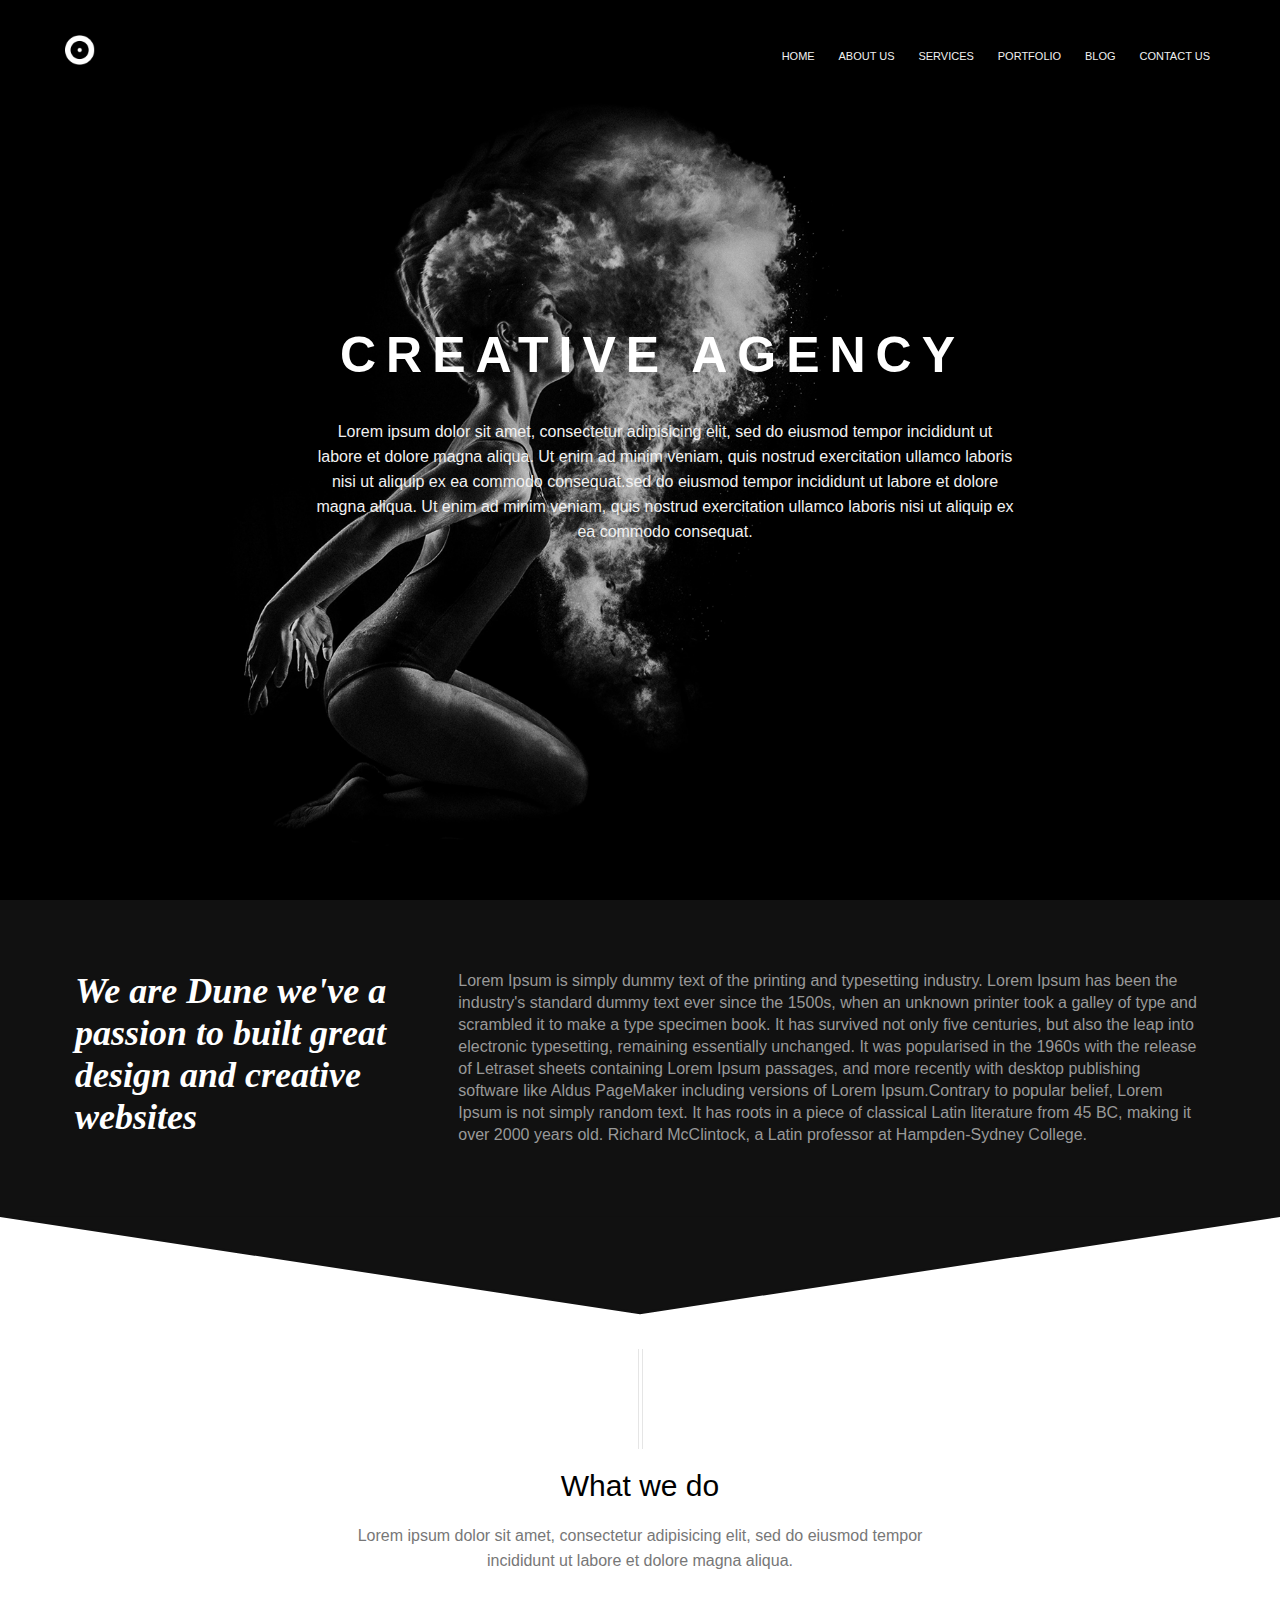
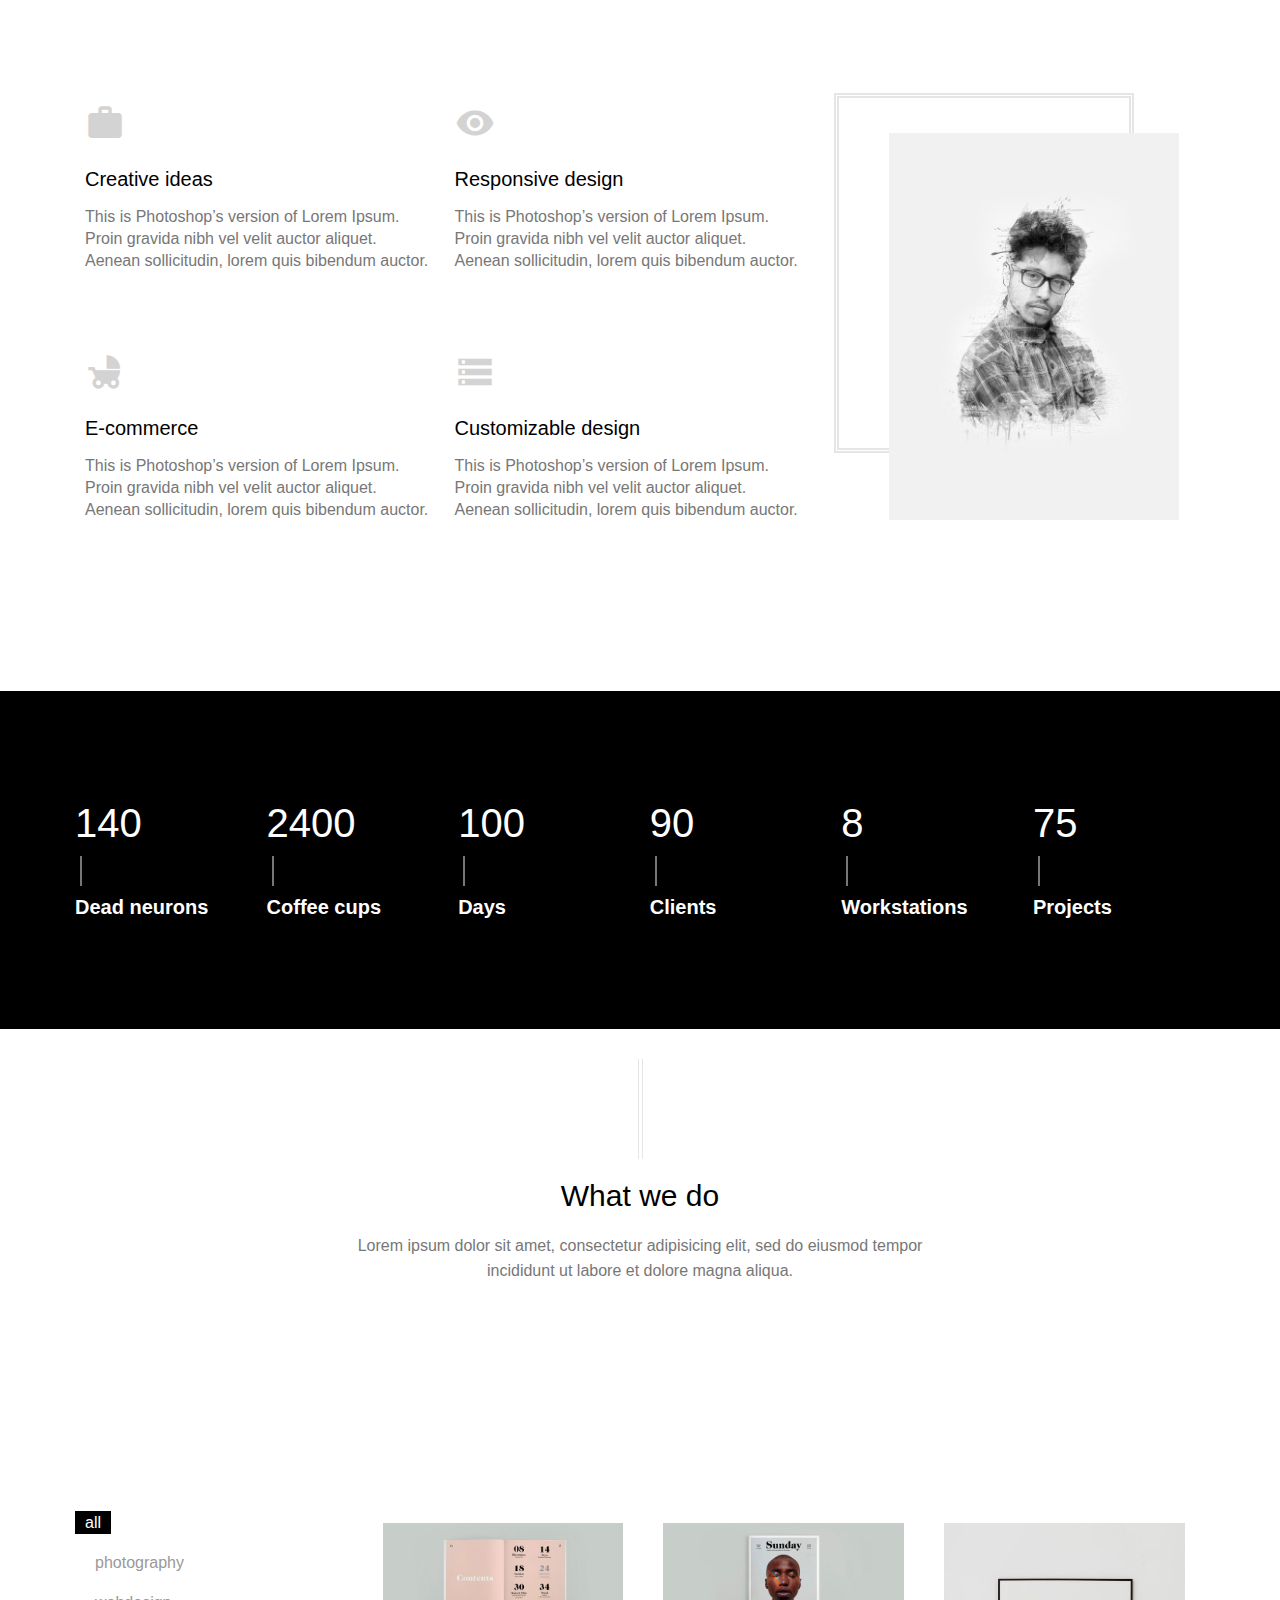
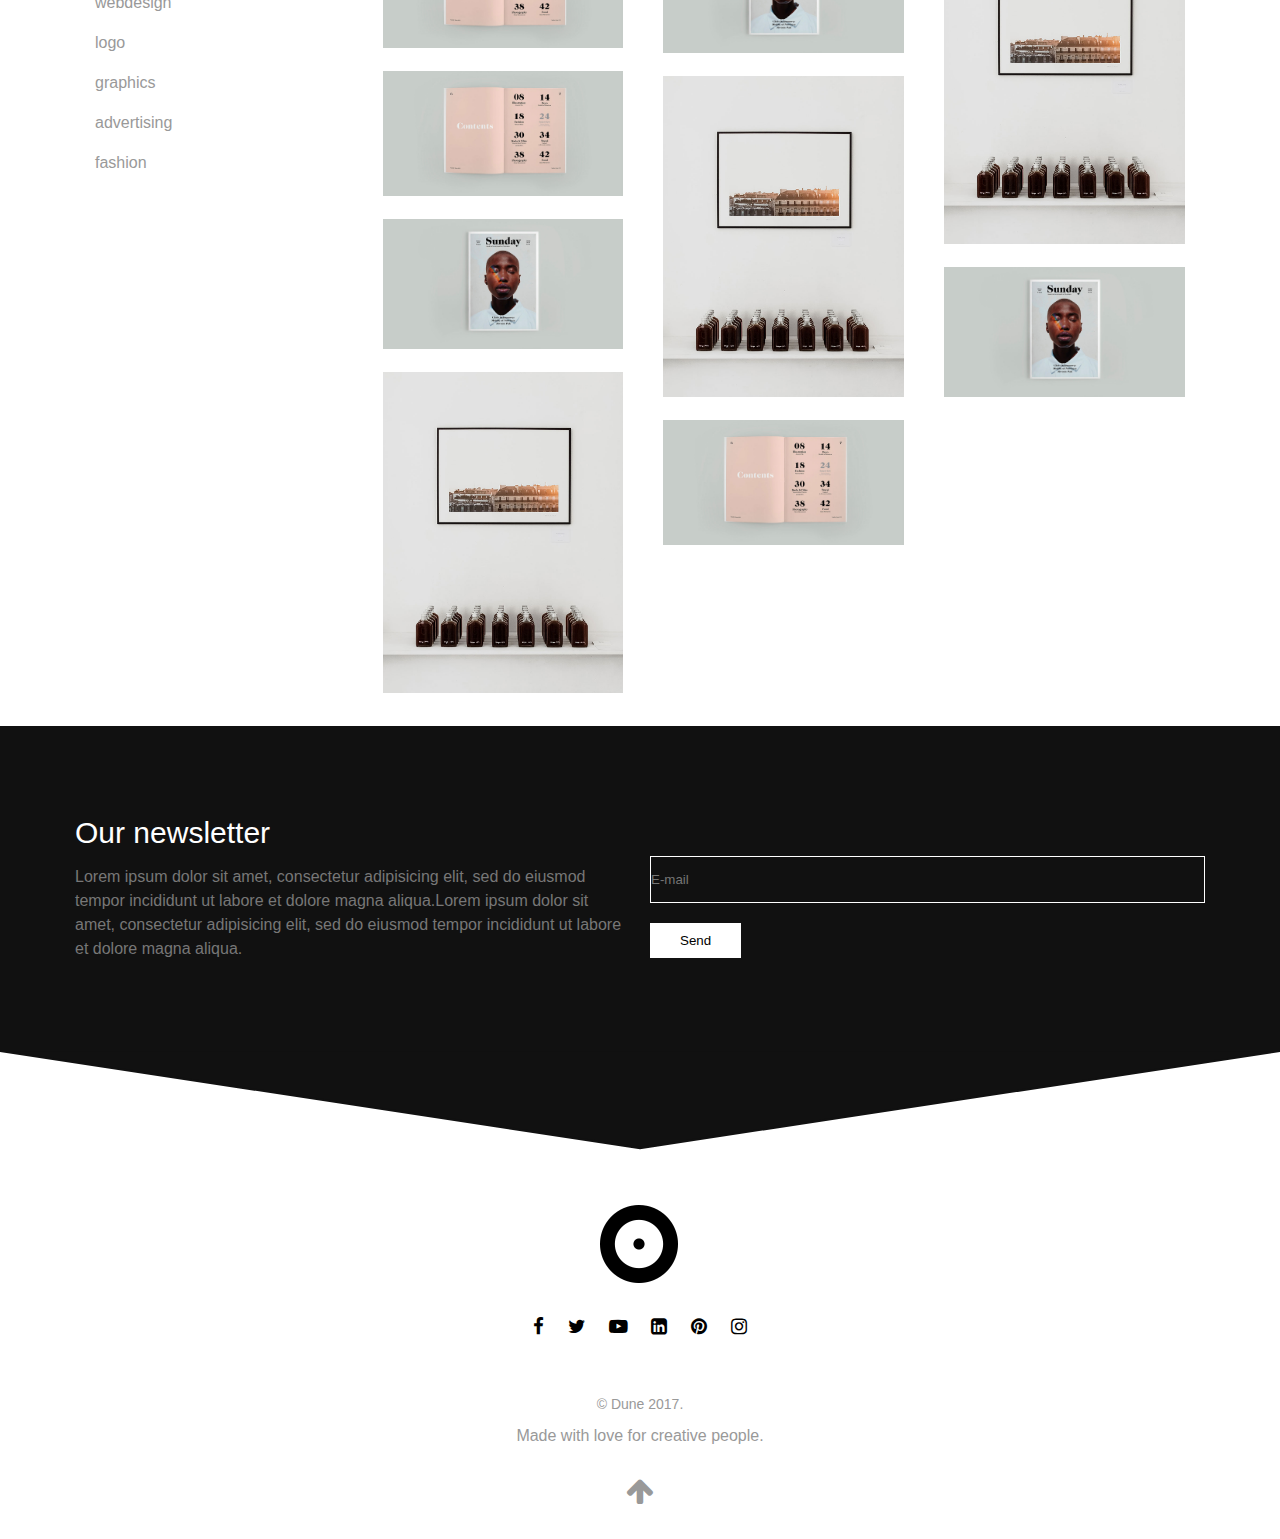
<file: index.html>
<!DOCTYPE html>
<html lang="en">
<head>
	<title>Dune - Creative Bootstrap Template</title>
	<meta charset="utf-8" />
	<meta name="viewport" content="width=device-width, initial-scale=1.0" />
	<link rel="stylesheet" type="text/css" href="css/main.css" />
	<link rel="stylesheet" type="text/css" href="css/responsive.css" />
	<link href="img/logo.png" rel="shortcut icon" />
	<link rel="stylesheet" href="https://cdnjs.cloudflare.com/ajax/libs/font-awesome/4.7.0/css/font-awesome.min.css" />
	<link rel="stylesheet" href="https://fonts.googleapis.com/icon?family=Material+Icons" />
</head>
<body>
	<div class="wrapper">
		
		<header>
			<div class="container">
				<div class="header-top">
					<div class="logo">
						<a href="#">
							<img src="img/logo.png" alt="logo.png" />
						</a>
					</div>
					<div class="menu">
						<nav class="nav">
							<ul>
								<li><a href="index.html">HOME</a></li>
								<li><a href="about.html">ABOUT US</a></li>
								<li><a href="services.html">SERVICES</a></li>
								<li>
									<a href="#">PORTFOLIO</a>
									<ul>
										<li><a href="single_project.html">SINGLE PROJECT</a></li>
									</ul>
								</li>
								<li><a href="#">BLOG</a>
									<ul>
										<li><a href="posts_list.html">POSTS LIST</a></li>
										<li><a href="single_post.html">SINGLE POST</a></li>
									</ul>
								</li>
								<li><a href="contact.html">CONTACT US</a></li>
							</ul>
						</nav>				
					</div>
					<div class="icon-menu"><a href="#"><i class="fa fa-align-left"></i></a></div>
					<div class="clear"></div>	
				</div>
				<div class="header-bottom">
					<div class="header-content">
						<div class="heading">
							<h1>CREATIVE AGENCY</h1>
						</div>
							<p>Lorem ipsum dolor sit amet, consectetur adipisicing elit, sed do eiusmod tempor incididunt ut labore et dolore magna aliqua. Ut enim ad minim veniam, quis nostrud exercitation ullamco laboris nisi ut aliquip ex ea commodo consequat.sed do eiusmod tempor incididunt ut labore et dolore magna aliqua. Ut enim ad minim veniam, quis nostrud exercitation ullamco laboris nisi ut aliquip ex ea commodo consequat.</p>
					</div>
				</div>
			</div>
		</header>

		<div class="intro">
			<div class="container">
				<div class="row">
					<div class="left-box col-4 col-m-12">
						<h1>We are Dune we've a passion to built great design and creative websites</h1>
					</div>
					<div class="right-box col-8 col-m-12">
						<p>Lorem Ipsum is simply dummy text of the printing and typesetting industry. Lorem Ipsum has been the industry's standard dummy text ever since the 1500s, when an unknown printer took a galley of type and scrambled it to make a type specimen book. It has survived not only five centuries, but also the leap into electronic typesetting, remaining essentially unchanged. It was popularised in the 1960s with the release of Letraset sheets containing Lorem Ipsum passages, and more recently with desktop publishing software like Aldus PageMaker including versions of Lorem Ipsum.Contrary to popular belief, Lorem Ipsum is not simply random text. It has roots in a piece of classical Latin literature from 45 BC, making it over 2000 years old. Richard McClintock, a Latin professor at Hampden-Sydney College.</p>
					</div>
				</div>
			</div>
		</div>

		<svg preserveAspectRatio="none" viewBox="0 0 100 103" version="1.1" width="100%" height="100">
			<path d="M0 0 L50 100 L100 0 Z" fill="#111" stroke="#111"></path>
		</svg>
		
		<div class="content pb-150">
			<div class="container">
				<div class="row">
					<div class="top col-12">
						<div class="top-line"></div>
					</div>
				</div>
				<div class="row pb-100">
					<div class="content-inner col-12">
						<div class="content-text">
							<h2>What we do</h2>
							<p>Lorem ipsum dolor sit amet, consectetur adipisicing elit, sed do eiusmod tempor incididunt ut labore et dolore magna aliqua.</p>
						</div>
					</div>
				</div>
			

				<div class="service col-l-12 col-m-12">
					<div class="row mb-60">
						<div class="col-6 col-l-6 col-m-12">
							<div class="box">
								<i class="material-icons">work</i>
								<h2>Creative ideas</h2>
								<p>This is Photoshop’s version of Lorem Ipsum. Proin gravida nibh vel velit auctor aliquet. Aenean sollicitudin, lorem quis bibendum auctor.</p>
							</div>
						</div>
						<div class="col-6 col-l-6 col-m-12">
							<div class="box">
								<i class="material-icons">visibility</i>
								<h2>Responsive design</h2>
								<p>This is Photoshop’s version of Lorem Ipsum. Proin gravida nibh vel velit auctor aliquet. Aenean sollicitudin, lorem quis bibendum auctor.</p>
							</div>
						</div>
					</div>
				
					<div class="row">
						<div class="col-6 col-l-6 col-m-12">
							<div class="box">
								<i class="material-icons">child_friendly</i>
								<h2>E-commerce</h2>
								<p>This is Photoshop’s version of Lorem Ipsum. Proin gravida nibh vel velit auctor aliquet. Aenean sollicitudin, lorem quis bibendum auctor.</p>
							</div>
						</div>
						<div class="col-6 col-l-6 col-m-12">
							<div class="box">
								<i class="material-icons">storage</i>
								<h2>Customizable design</h2>
								<p>This is Photoshop’s version of Lorem Ipsum. Proin gravida nibh vel velit auctor aliquet. Aenean sollicitudin, lorem quis bibendum auctor.</p>
							</div>
						</div>
					</div>
					<div class="clear"></div>
				</div>

				<div class="row">
					<div class="image col-4">
						<div class="image-box">
							<img src="img/serv.jpg" alt="serv.jpg" />
						</div>
					</div>
				</div>
			</div>
		</div>
		
		<div class="statistic shadow">
			<div class="container">
				<div class="row">
					<div class="block col-2 col-l-2 col-m-4 col-xs-12">
						<span>140</span>
						<div class="h-line"></div>
						<h6>Dead neurons</h6>
					</div>
					<div class="block col-2 col-l-2 col-m-4 col-xs-12">
						<span>2400</span>
						<div class="h-line"></div>
						<h6>Coffee cups</h6>
					</div>
					<div class="block col-2 col-l-2 col-m-4 col-xs-12">
						<span>100</span>
						<div class="h-line"></div>
						<h6>Days</h6>
					</div>
					<div class="block col-2 col-l-2 col-m-4 col-xs-12">
						<span>90</span>
						<div class="h-line"></div>
						<h6>Clients</h6>
					</div>
					<div class="block col-2 col-l-2 col-m-4 col-xs-12">
						<span>8</span>
						<div class="h-line"></div>
						<h6>Workstations</h6>
					</div>
					<div class="block col-2 col-l-2 col-m-4 col-xs-12">
						<span>75</span>
						<div class="h-line"></div>
						<h6>Projects</h6>
					</div>
				</div>
			</div>
		</div>
		
		<div class="content pb-100">
			<div class="container">
				<div class="row">
					<div class="top col-12">
						<div class="top-line"></div>
					</div>
				</div>
				<div class="row pb-100">
					<div class="content-inner col-12">
						<div class="content-text">
							<h2>What we do</h2>
							<p>Lorem ipsum dolor sit amet, consectetur adipisicing elit, sed do eiusmod tempor incididunt ut labore et dolore magna aliqua.</p>
						</div>
					</div>
				</div>
			</div>
		</div>

		<div class="content">
			<div class="container">
				<div class="row">
					<div class="sidebar col-3 col-m-12">
						<nav>
							<ul>
								<li class="active"><a href="#">all</a></li>
								<li><a href="#">photography</a></li>
								<li><a href="#">webdesign</a></li>
								<li><a href="#">logo</a></li>
								<li><a href="#">graphics</a></li>
								<li><a href="#">advertising</a></li>
								<li><a href="#">fashion</a></li>
							</ul>
						</nav>
					</div>
					
					<div class="col-9 col-m-12">
						<div class="col-4 col-m-12">
							<div class="row">
								<div class="col-12">
									<a href="#"><img src="img/work-1.jpg" width="100%" height="100%" /></a>
								</div>
								<div class="col-12">
									<a href="#"><img src="img/work-1.jpg" width="100%" height="100%" /></a>
								</div>
								<div class="col-12">
									<a href="#"><img src="img/work-2.jpg" width="100%" height="100%" /></a>
								</div>
								<div class="col-12">
									<a href="#"><img src="img/work-3.jpg" width="100%" height="100%" /></a>
								</div>
							</div>
						</div>
						<div class="col-4 col-m-12">
							<div class="row">
								<div class="col-12">
									<a href="#"><img src="img/work-2.jpg" width="100%" height="100%" /></a>
								</div>
								<div class="col-12">
									<a href="#"><img src="img/work-3.jpg" width="100%" height="100%" /></a>
								</div>
								<div class="col-12">
									<a href="#"><img src="img/work-1.jpg" width="100%" height="100%" /></a>
								</div>
							</div>
						</div>
						<div class="col-4 col-m-12">
							<div class="row">
								<div class="col-12">
									<a href="#"><img src="img/work-3.jpg" width="100%" height="100%" /></a>
								</div>
								<div class="col-12">
									<a href="#"><img src="img/work-2.jpg" width="100%" height="100%" /></a>
								</div>
							</div>
						</div>
					</div>

				</div>
			</div>
		</div>

		<div class="newsletter">
			<div class="container">
				<div class="row">
					<div class="news-text col-6 col-m-12">
						<h1>Our newsletter</h1>
						<p>Lorem ipsum dolor sit amet, consectetur adipisicing elit, sed do eiusmod tempor incididunt ut labore et dolore magna aliqua.Lorem ipsum dolor sit amet, consectetur adipisicing elit, sed do eiusmod tempor incididunt ut labore et dolore magna aliqua.</p>
					</div>
					<div class="news-input col-6 col-m-12">
						<form>
							<input type="text" placeholder="E-mail" name="">
							<button type="submit" name=""><span>Send</span></button>
						</form>
					</div>
				</div>
			</div>
		</div>

		<svg preserveAspectRatio="none" viewBox="0 0 100 103" version="1.1" width="100%" height="100">
			<path d="M0 0 L50 100 L100 0 Z" fill="#111" stroke="#111"></path>
		</svg>

		<footer>
			<div class="container">
				<div class="footer-logo">
					<a href="#"><img src="img/logo-footer.png"></a>
				</div>
				<div class="social-links">
					<ul>
						<li>
							<a href="#"><i class="icon fa fa-facebook fa-lg"></i></a>
						</li>
						<li>
							<a href="#"><i class="icon fa fa-twitter fa-lg"></i></a>
						</li>
						<li>
							<a href="#"><i class="icon fa fa-youtube-play fa-lg"></i></a>
						</li>
						<li>
							<a href="#"><i class="icon fa fa-linkedin-square fa-lg"></i></a>
						</li>
						<li>
							<a href="#"><i class="icon fa fa-pinterest fa-lg"></i></a>
						</li>
						<li>
							<a href="#"><i class="icon fa fa-instagram fa-lg"></i></a>
						</li>
					</ul>
				</div>
				<div class="footer-text">
					<div class="footer-copy">
						<a href="#">&copy; Dune 2017.</a>
					</div>
					<div class="footer-slogan">
						<p>Made with love for creative people.</p>
					</div>
				</div>
				<div class="footer-top">
					<a href="#"><i class="fa fa-arrow-up"></i></a>
				</div>
			</div>
		</footer>

	</div>
</body>
</html>
</file>
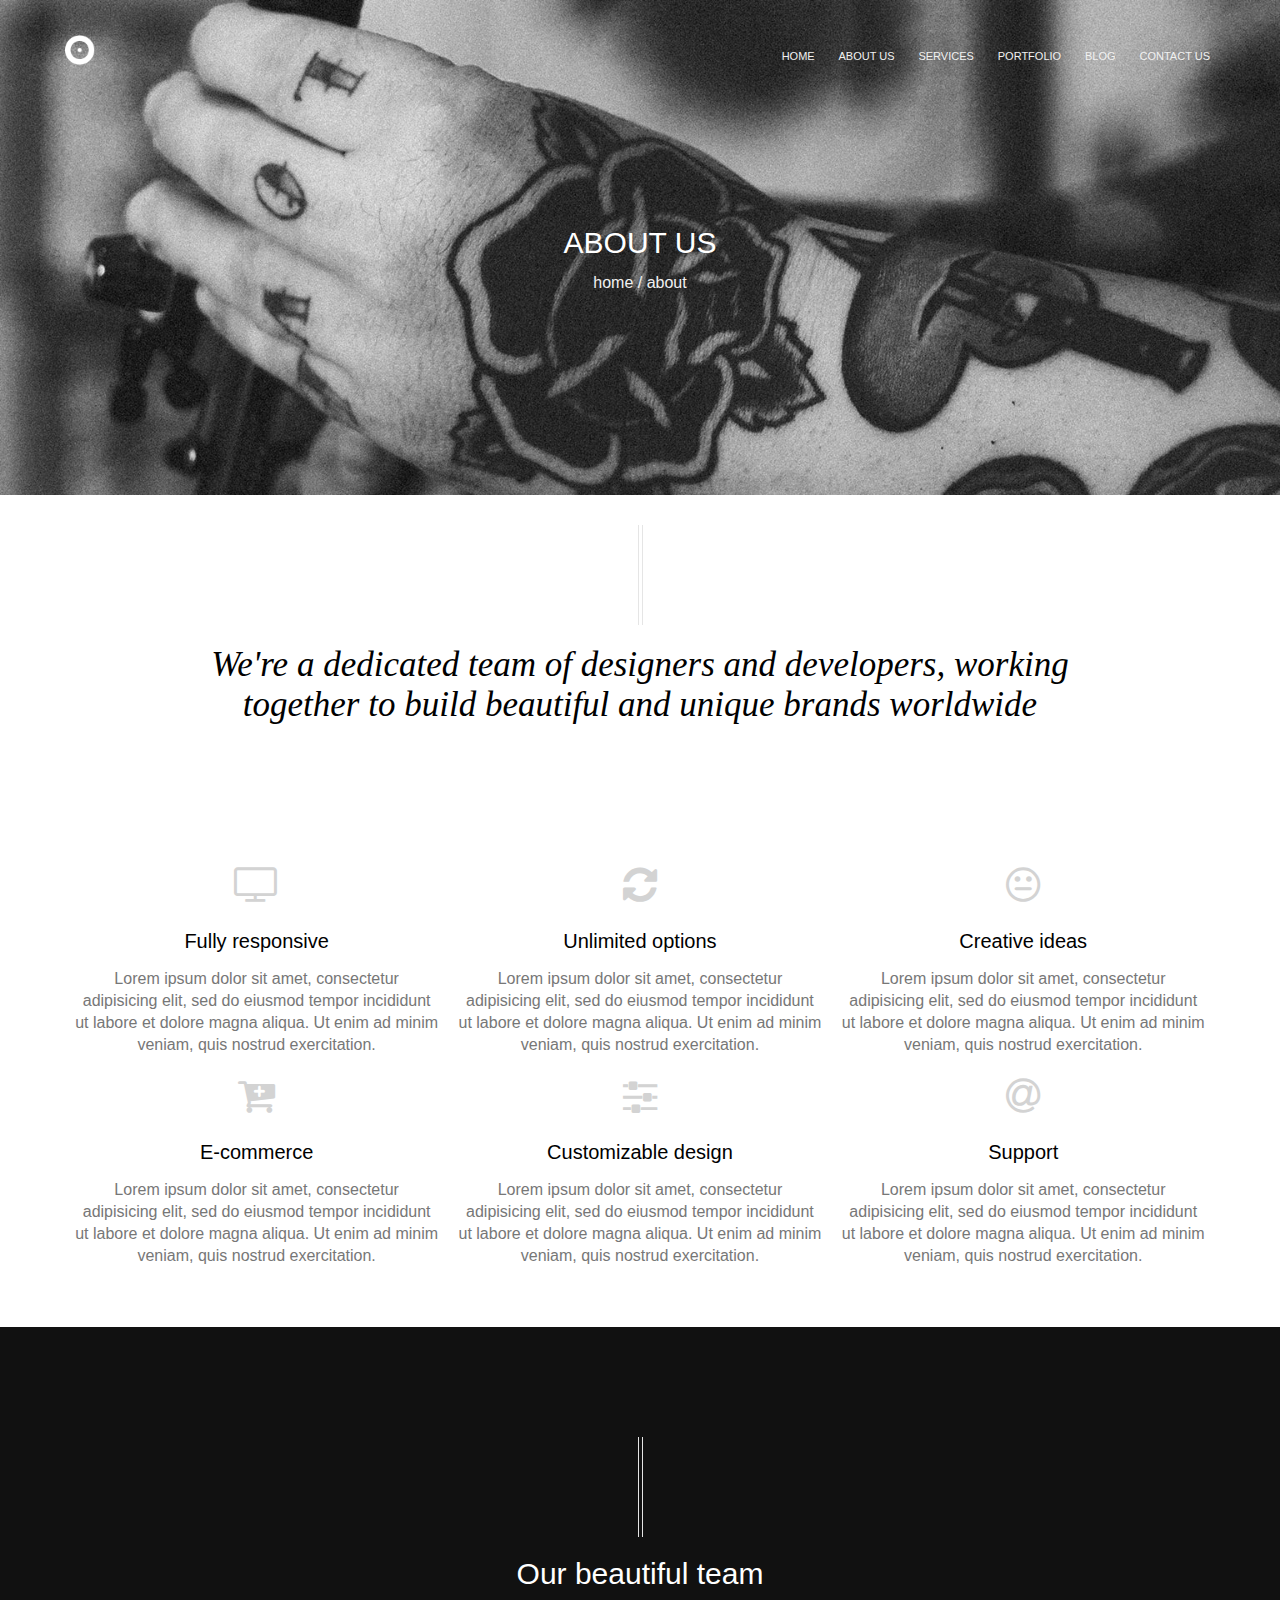
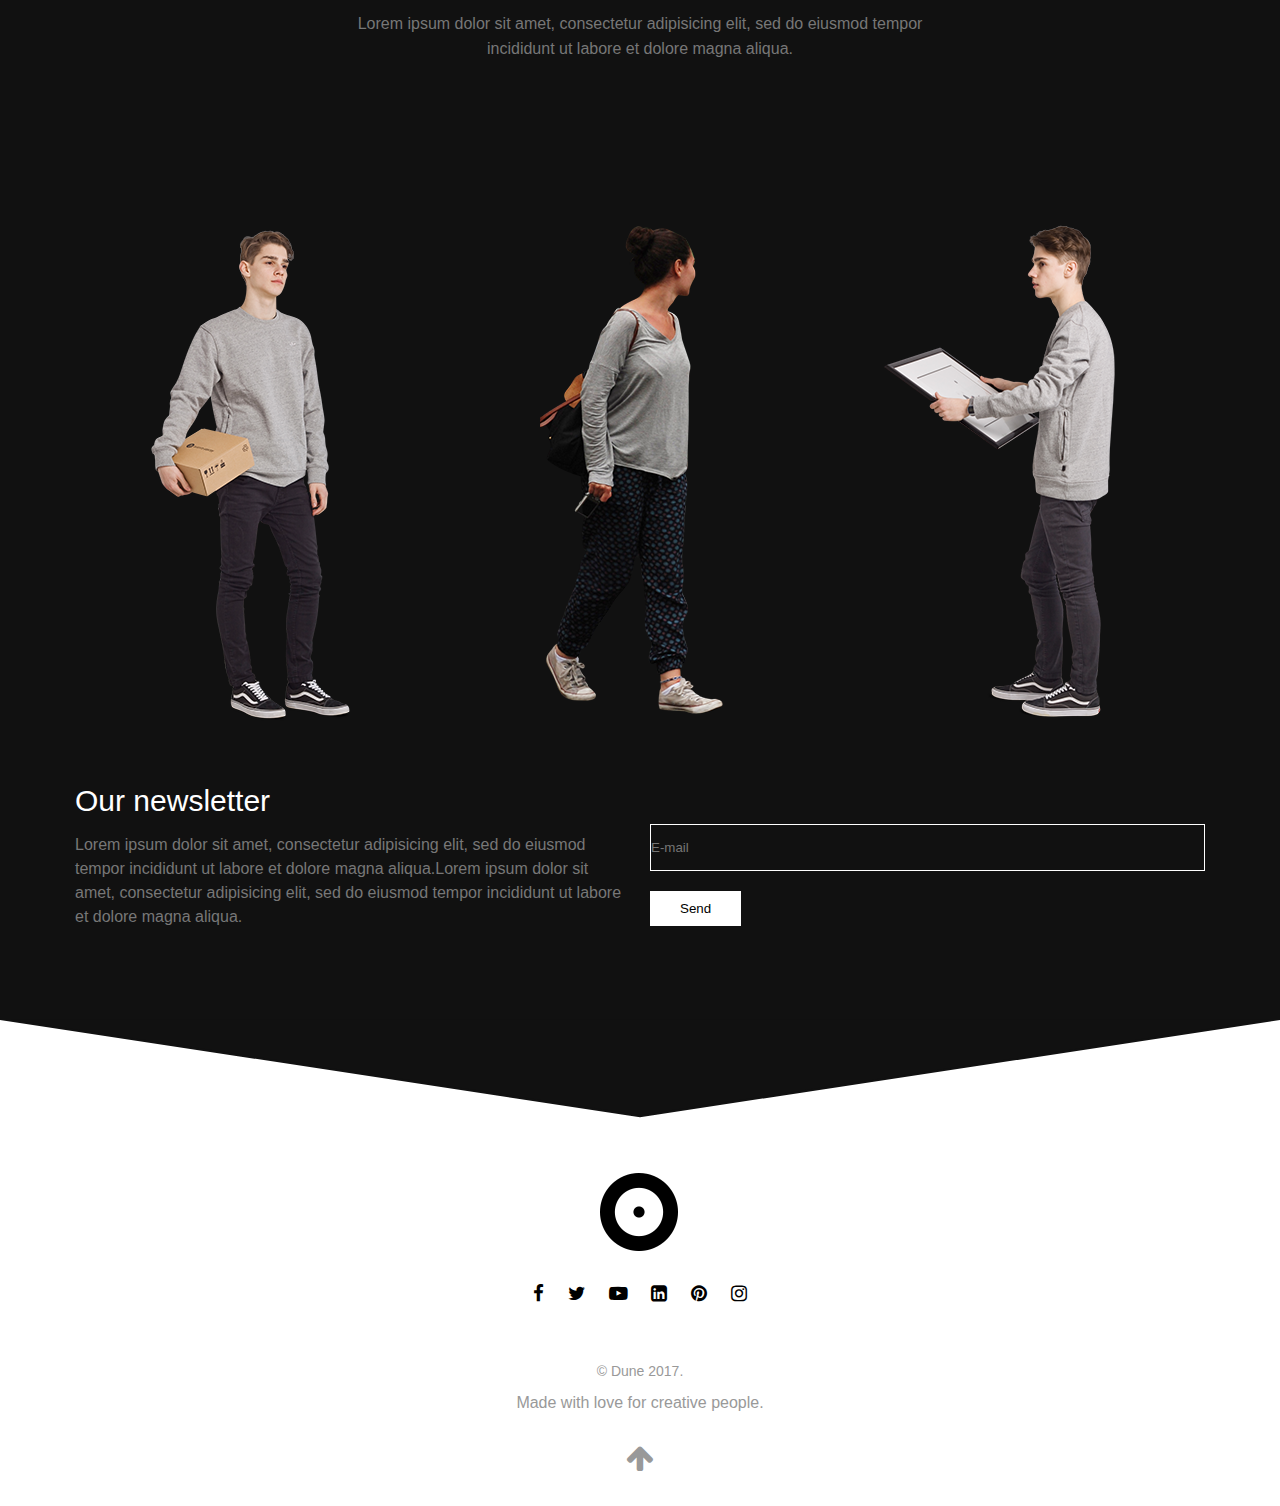
<file: about.html>
<!DOCTYPE html>
<html>
<head>
	<title>Dune - Creative Bootstrap Template</title>
	<meta charset="utf-8" />
	<meta name="viewport" content="width=device-width, initial-scale=1.0" />
	<link rel="stylesheet" type="text/css" href="css/main.css" />
	<link rel="stylesheet" type="text/css" href="css/responsive.css" />
	<link href="img/logo.png" rel="shortcut icon" />
	<link rel="stylesheet" href="https://cdnjs.cloudflare.com/ajax/libs/font-awesome/4.7.0/css/font-awesome.min.css" />
	<link rel="stylesheet" href="https://fonts.googleapis.com/icon?family=Material+Icons" />
</head>
<body>
	<div class="wrapper">

		<div class="header">
			<div class="container">
				<div class="header-top">
					<div class="logo">
						<a href="#">
							<img src="img/logo.png" alt="logo.png" />
						</a>
					</div>
					<div class="menu">
						<nav class="nav">
							<ul>
								<li><a href="index.html">HOME</a></li>
								<li><a href="about.html">ABOUT US</a></li>
								<li><a href="services.html">SERVICES</a></li>
								<li>
									<a href="#">PORTFOLIO</a>
									<ul>
										<li><a href="single_project.html">SINGLE PROJECT</a></li>
									</ul>
								</li>
								<li><a href="#">BLOG</a>
									<ul>
										<li><a href="posts_list.html">POSTS LIST</a></li>
										<li><a href="single_post.html">SINGLE POST</a></li>
									</ul>
								</li>
								<li><a href="contact.html">CONTACT US</a></li>
							</ul>
						</nav>
					</div>
					<div class="icon-menu"><a href="#"><i class="fa fa-align-left"></i></a></div>
					<div class="clear"></div>
				</div>
				<div class="header-bottom-bottom">
					<div class="header-bottom-content">
						<div class="header-bottom-heading">
							<h1>ABOUT US</h1>
						</div>
							<p>home / about</p>
					</div>
				</div>
			</div>
		</div>

		<div class="text-center">
			<div class="container">
					<div class="row">
						<div class="top col-12">
							<div class="top-line"></div>
						</div>
					</div>

					<div class="row pb-100">
						<div class="content-inner col-12">
							<div class="content-inner-text">
								<h2>We're a dedicated team of designers and developers, working together to build beautiful and unique brands worldwide</h2>
							</div>
						</div>
					</div>

					<div class="row">

						<div class="col-4 col-m-6 col-xs-12 benefit">
							<div class="box">
								<i class="fa fa-television"></i>
								<h2>Fully responsive</h2>
								<p>Lorem ipsum dolor sit amet, consectetur adipisicing elit, sed do eiusmod tempor incididunt ut labore et dolore magna aliqua. Ut enim ad minim veniam, quis nostrud exercitation.</p>
							</div>
						</div>
						<div class="col-4 col-m-6 col-xs-12 benefit">
							<div class="box">
								<i class="fa fa-refresh"></i>
								<h2>Unlimited options</h2>
								<p>Lorem ipsum dolor sit amet, consectetur adipisicing elit, sed do eiusmod tempor incididunt ut labore et dolore magna aliqua. Ut enim ad minim veniam, quis nostrud exercitation.</p>
							</div>
						</div>
						<div class="col-4 col-m-6 col-xs-12 benefit">
							<div class="box">
								<i class="fa fa-meh-o"></i>
								<h2>Creative ideas</h2>
								<p>Lorem ipsum dolor sit amet, consectetur adipisicing elit, sed do eiusmod tempor incididunt ut labore et dolore magna aliqua. Ut enim ad minim veniam, quis nostrud exercitation.</p>
							</div>
						</div>
						<div class="col-4 col-m-6 col-xs-12 benefit">
							<div class="box">
								<i class="fa fa-cart-plus"></i>
								<h2>E-commerce</h2>
								<p>Lorem ipsum dolor sit amet, consectetur adipisicing elit, sed do eiusmod tempor incididunt ut labore et dolore magna aliqua. Ut enim ad minim veniam, quis nostrud exercitation.</p>
							</div>
						</div>
						<div class="col-4 col-m-6 col-xs-12 benefit">
							<div class="box">
								<i class="fa fa-sliders"></i>
								<h2>Customizable design</h2>
								<p>Lorem ipsum dolor sit amet, consectetur adipisicing elit, sed do eiusmod tempor incididunt ut labore et dolore magna aliqua. Ut enim ad minim veniam, quis nostrud exercitation.</p>
							</div>
						</div>
						<div class="col-4 col-m-6 col-xs-12 benefit">
							<div class="box">
								<i class="fa fa-at"></i>
								<h2>Support</h2>
								<p>Lorem ipsum dolor sit amet, consectetur adipisicing elit, sed do eiusmod tempor incididunt ut labore et dolore magna aliqua. Ut enim ad minim veniam, quis nostrud exercitation.</p>
							</div>
						</div>

					</div>
			</div>
		</div>

		<div class="newsletter mt-50">
			<div class="container">
				<div class="row">
					<div class="top col-12">
						<div class="top-line"></div>
					</div>
				</div>
				<div class="row pb-100">
					<div class="content-inner col-12">
						<div class="content-text">
							<h2 class="white">Our beautiful team</h2>
							<p>Lorem ipsum dolor sit amet, consectetur adipisicing elit, sed do eiusmod tempor incididunt ut labore et dolore magna aliqua.</p>
						</div>
					</div>
				</div>

				<div class="newsletter-image">
					<div class="row">
						<div class="col-4 col-m-6 col-xs-12 newsletter-image-inner">
							<img src="img/team.png" />
						</div>
						<div class="col-4 col-m-6 col-xs-12 newsletter-image-inner">
							<img src="img/team2.png" />
						</div>
						<div class="col-4 col-m-6 col-xs-12 newsletter-image-inner">
							<img src="img/team3.png" />
						</div>
					</div>
				</div>

				<div class="row">
					<div class="news-text col-6 col-m-12">
						<h1>Our newsletter</h1>
						<p>Lorem ipsum dolor sit amet, consectetur adipisicing elit, sed do eiusmod tempor incididunt ut labore et dolore magna aliqua.Lorem ipsum dolor sit amet, consectetur adipisicing elit, sed do eiusmod tempor incididunt ut labore et dolore magna aliqua.</p>
					</div>
					<div class="news-input col-6 col-m-12">
						<form>
							<input type="text" placeholder="E-mail" name="">
							<button type="submit" name=""><span>Send</span></button>
						</form>
					</div>
				</div>
			</div>
		</div>

		<svg preserveAspectRatio="none" viewBox="0 0 100 103" version="1.1" width="100%" height="100">
			<path d="M0 0 L50 100 L100 0 Z" fill="#111" stroke="#111"></path>
		</svg>

		<footer>
			<div class="container">
				<div class="footer-logo">
					<a href="#"><img src="img/logo-footer.png"></a>
				</div>
				<div class="social-links">
					<ul>
						<li>
							<a href="#"><i class="icon fa fa-facebook fa-lg"></i></a>
						</li>
						<li>
							<a href="#"><i class="icon fa fa-twitter fa-lg"></i></a>
						</li>
						<li>
							<a href="#"><i class="icon fa fa-youtube-play fa-lg"></i></a>
						</li>
						<li>
							<a href="#"><i class="icon fa fa-linkedin-square fa-lg"></i></a>
						</li>
						<li>
							<a href="#"><i class="icon fa fa-pinterest fa-lg"></i></a>
						</li>
						<li>
							<a href="#"><i class="icon fa fa-instagram fa-lg"></i></a>
						</li>
					</ul>
				</div>
				<div class="footer-text">
					<div class="footer-copy">
						<a href="#">&copy; Dune 2017.</a>
					</div>
					<div class="footer-slogan">
						<p>Made with love for creative people.</p>
					</div>
				</div>
				<div class="footer-top">
					<a href="#"><i class="fa fa-arrow-up"></i></a>
				</div>
			</div>
		</footer>

	</div>
</body>
</html>
</file>
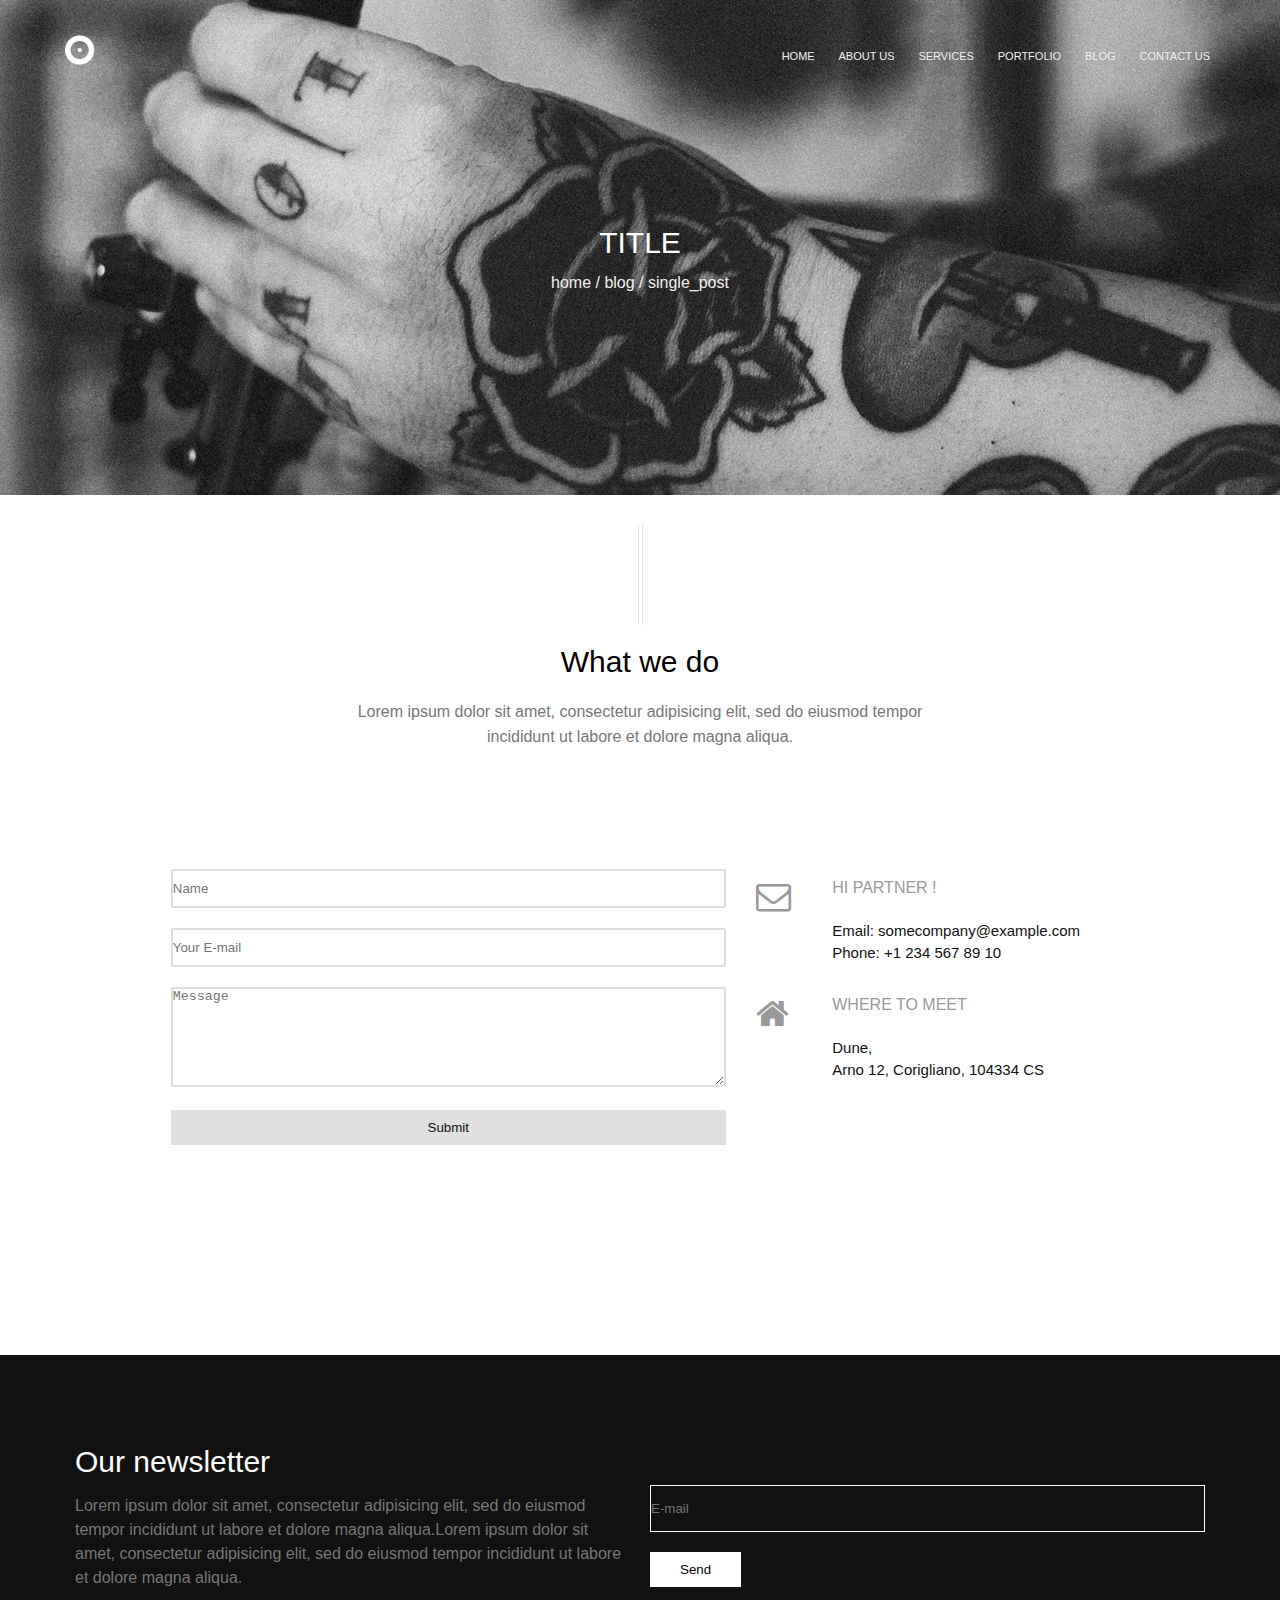
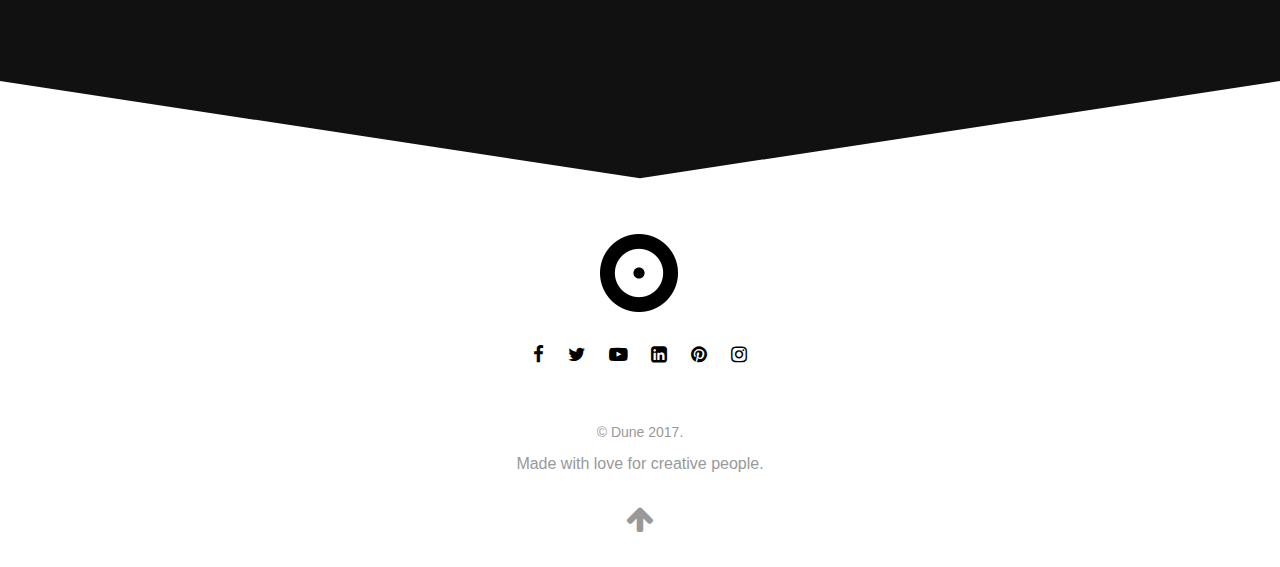
<file: contact.html>
<!DOCTYPE html>
<html>
<head>
	<title>Dune - Creative Bootstrap Template</title>
	<meta charset="utf-8" />
	<meta name="viewport" content="width=device-width, initial-scale=1.0" />
	<link rel="stylesheet" type="text/css" href="css/main.css" />
	<link rel="stylesheet" type="text/css" href="css/responsive.css" />
	<link href="img/logo.png" rel="shortcut icon" />
	<link rel="stylesheet" href="https://cdnjs.cloudflare.com/ajax/libs/font-awesome/4.7.0/css/font-awesome.min.css" />
	<link rel="stylesheet" href="https://fonts.googleapis.com/icon?family=Material+Icons" />
</head>
<body>
	<div class="wrapper">

		<div class="header">
			<div class="container">
				<div class="header-top">
					<div class="logo">
						<a href="#">
							<img src="img/logo.png" alt="logo.png" />
						</a>
					</div>
					<div class="menu">
						<nav class="nav">
							<ul>
								<li><a href="index.html">HOME</a></li>
								<li><a href="about.html">ABOUT US</a></li>
								<li><a href="services.html">SERVICES</a></li>
								<li>
									<a href="#">PORTFOLIO</a>
									<ul>
										<li><a href="single_project.html">SINGLE PROJECT</a></li>
									</ul>
								</li>
								<li><a href="#">BLOG</a>
									<ul>
										<li><a href="posts_list.html">POSTS LIST</a></li>
										<li><a href="single_post.html">SINGLE POST</a></li>
									</ul>
								</li>
								<li><a href="contact.html">CONTACT US</a></li>
							</ul>
						</nav>
					</div>
					<div class="icon-menu"><a href="#"><i class="fa fa-align-left"></i></a></div>
					<div class="clear"></div>
				</div>
				<div class="header-bottom-bottom">
					<div class="header-bottom-content">
						<div class="header-bottom-heading">
							<h1>TITLE</h1>
						</div>
							<p>home / blog / single_post</p>
					</div>
				</div>
			</div>
		</div>
				
		<div class="content pb-150">
			<div class="container">
				<div class="row">
					<div class="top col-12">
						<div class="top-line"></div>
					</div>
				</div>
				<div class="row pb-100">
					<div class="content-inner col-12">
						<div class="content-text">
							<h2>What we do</h2>
							<p>Lorem ipsum dolor sit amet, consectetur adipisicing elit, sed do eiusmod tempor incididunt ut labore et dolore magna aliqua.</p>
						</div>
					</div>
				</div>

				<div class="row">
					<div class="col-1"></div>
					<div class="col-6 col-xs-12">
						<div class="contact-form">
							<form action="" method="">
								<input type="text" name="" placeholder="Name" />
								<input type="text" name="" placeholder="Your E-mail" />
								<textarea placeholder="Message"></textarea>
								<button type="submit"><span>Submit</span></button>
							</form>
						</div>
					</div>

					<div class="col-5 col-xs-12">
						<div class="contact-information">
							<div class="row">
								<div class="col-2">
									<i class="fa fa-envelope-o"></i>
								</div>
								<div class="col-10">
									<h2>HI PARTNER !</h2>
									<p>Email: somecompany@example.com</p>
									<p>Phone: +1 234 567 89 10</p>
								</div>
							</div>
						</div>
						<div class="contact-information">
							<div class="row">
								<div class="col-2">
									<i class="fa fa-home"></i>
								</div>
								<div class="col-10">
									<h2>WHERE TO MEET</h2>
									<p>Dune,</p>
									<p>Arno 12, Corigliano, 104334 CS</p>
								</div>
							</div>
						</div>
					</div>
				</div>

			</div>
		</div>

		<div class="newsletter mt-50">
			<div class="container">
				<div class="row">
					<div class="news-text col-6 col-m-12">
						<h1>Our newsletter</h1>
						<p>Lorem ipsum dolor sit amet, consectetur adipisicing elit, sed do eiusmod tempor incididunt ut labore et dolore magna aliqua.Lorem ipsum dolor sit amet, consectetur adipisicing elit, sed do eiusmod tempor incididunt ut labore et dolore magna aliqua.</p>
					</div>
					<div class="news-input col-6 col-m-12">
						<form>
							<input type="text" placeholder="E-mail" name="">
							<button type="submit" name=""><span>Send</span></button>
						</form>
					</div>
				</div>
			</div>
		</div>

		<svg preserveAspectRatio="none" viewBox="0 0 100 103" version="1.1" width="100%" height="100">
			<path d="M0 0 L50 100 L100 0 Z" fill="#111" stroke="#111"></path>
		</svg>

		<footer>
			<div class="container">
				<div class="footer-logo">
					<a href="#"><img src="img/logo-footer.png"></a>
				</div>
				<div class="social-links">
					<ul>
						<li>
							<a href="#"><i class="icon fa fa-facebook fa-lg"></i></a>
						</li>
						<li>
							<a href="#"><i class="icon fa fa-twitter fa-lg"></i></a>
						</li>
						<li>
							<a href="#"><i class="icon fa fa-youtube-play fa-lg"></i></a>
						</li>
						<li>
							<a href="#"><i class="icon fa fa-linkedin-square fa-lg"></i></a>
						</li>
						<li>
							<a href="#"><i class="icon fa fa-pinterest fa-lg"></i></a>
						</li>
						<li>
							<a href="#"><i class="icon fa fa-instagram fa-lg"></i></a>
						</li>
					</ul>
				</div>
				<div class="footer-text">
					<div class="footer-copy">
						<a href="#">&copy; Dune 2017.</a>
					</div>
					<div class="footer-slogan">
						<p>Made with love for creative people.</p>
					</div>
				</div>
				<div class="footer-top">
					<a href="#"><i class="fa fa-arrow-up"></i></a>
				</div>
			</div>
		</footer>

	</div>
</body>
</html>
</file>
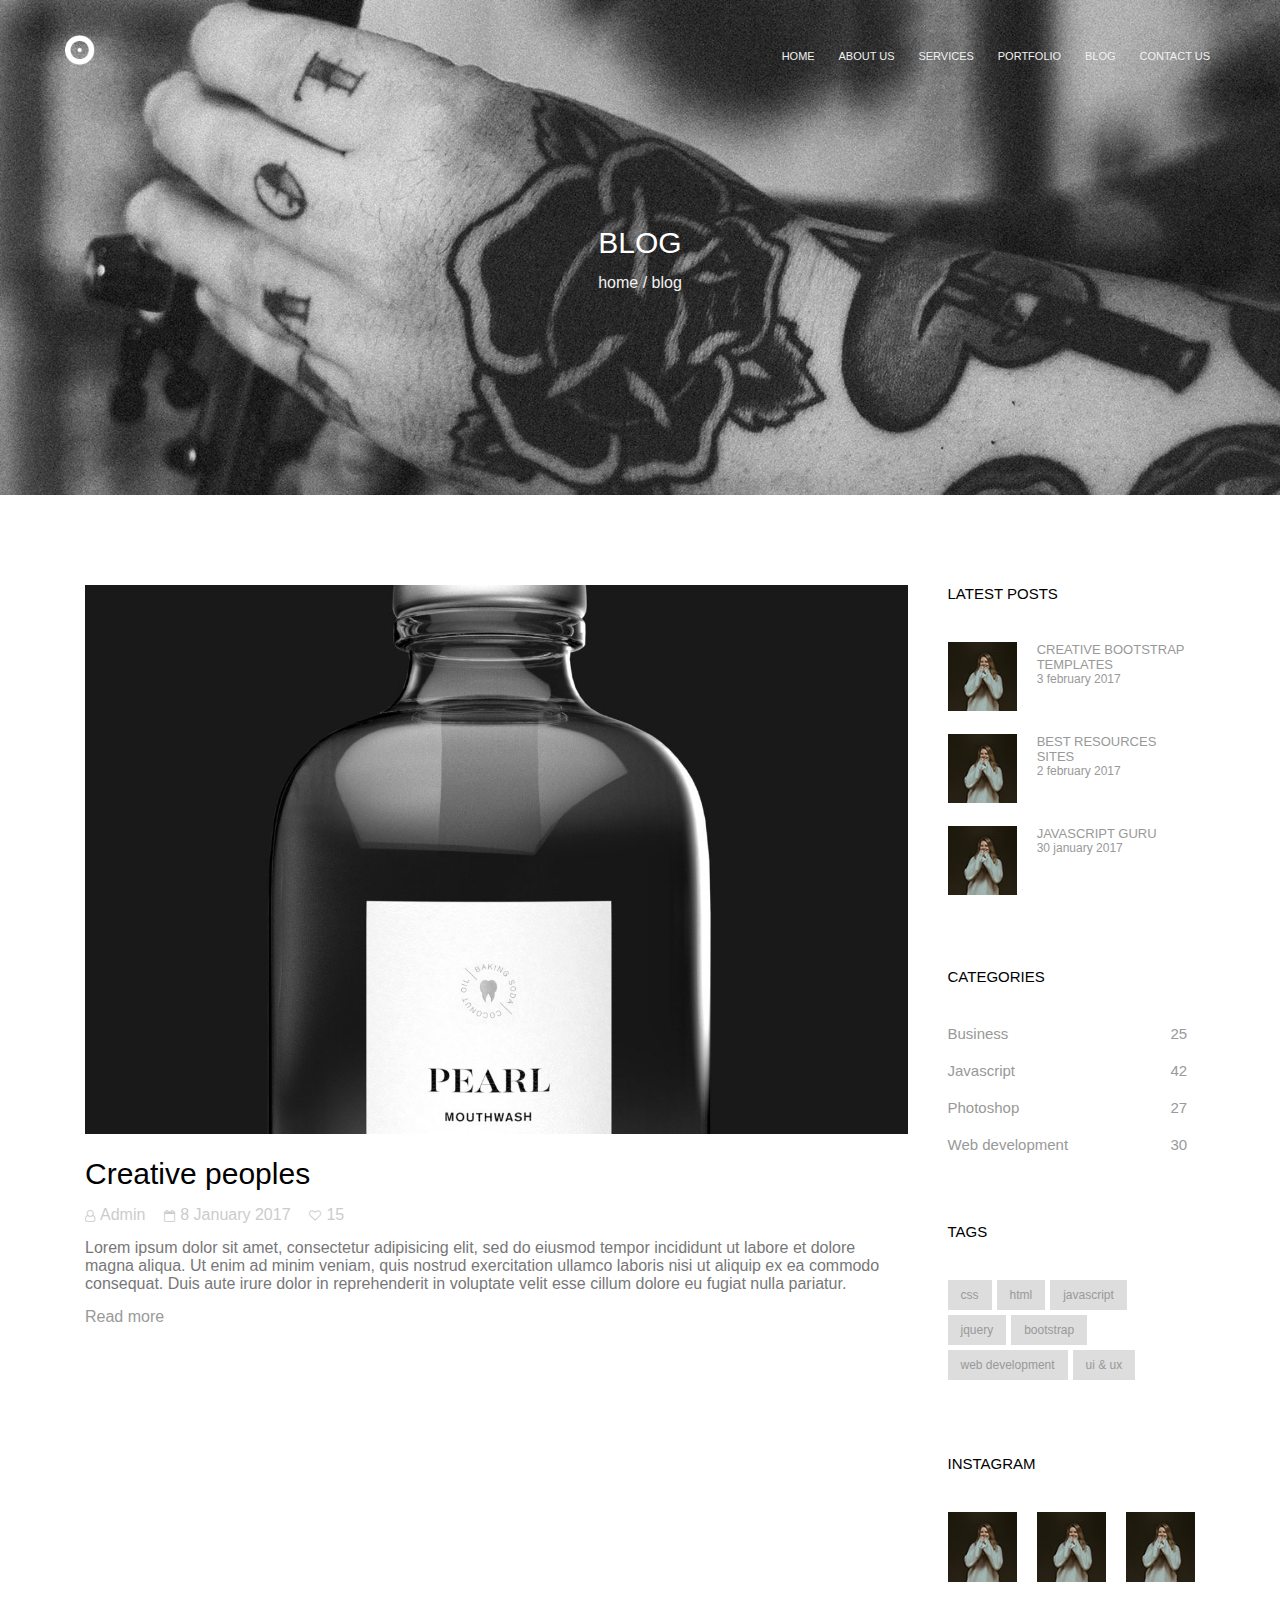
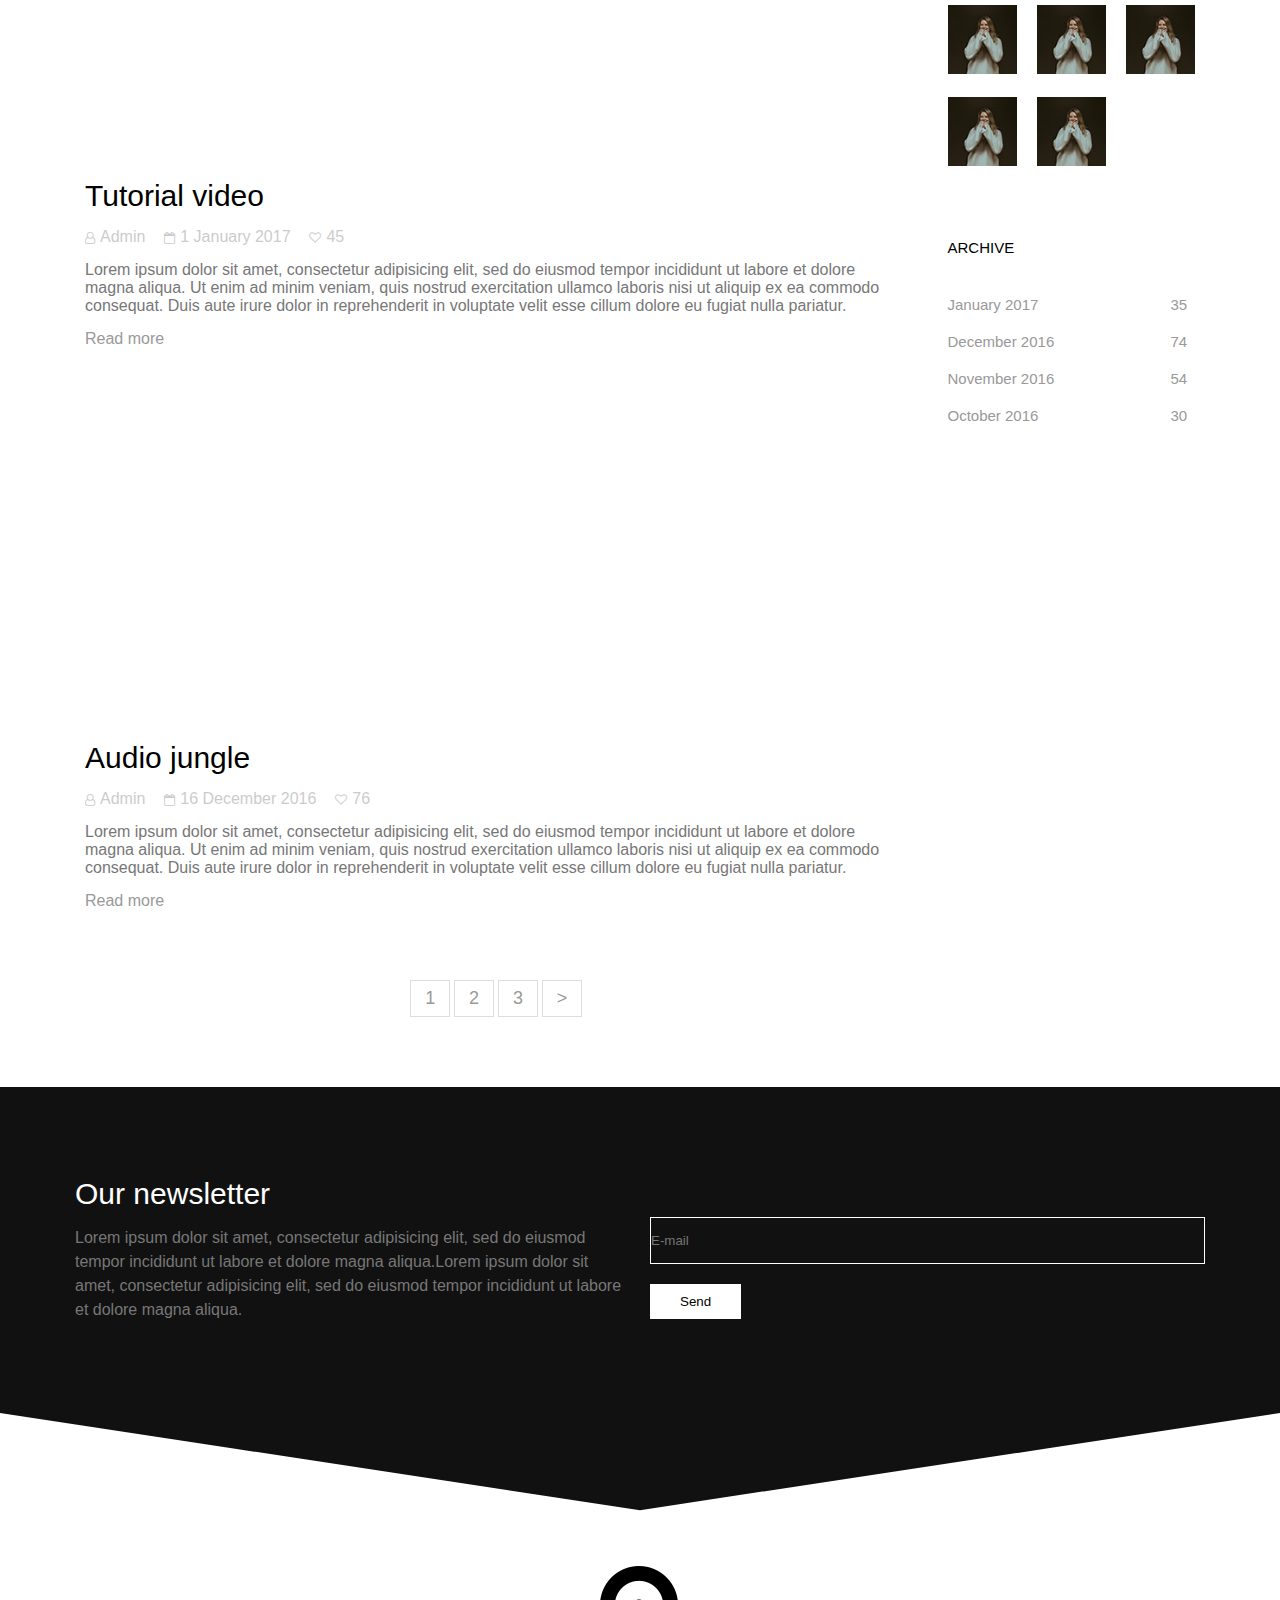
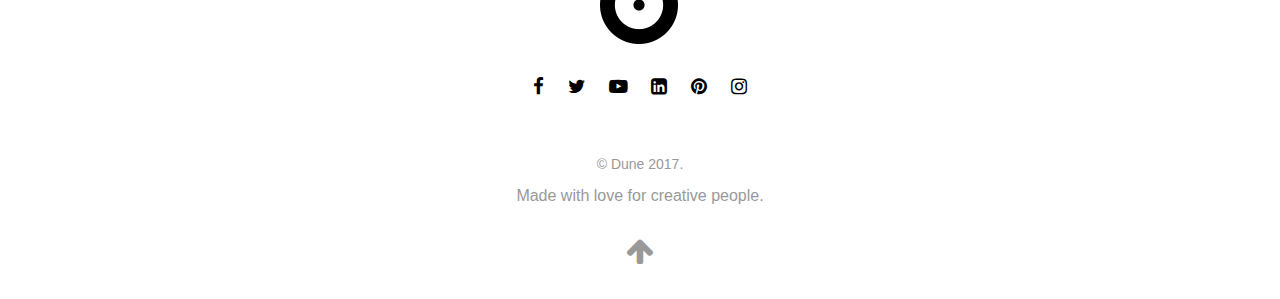
<file: posts_list.html>
<!DOCTYPE html>
<html>
<head>
	<title>Dune - Creative Bootstrap Template</title>
	<meta charset="utf-8" />
	<meta name="viewport" content="width=device-width, initial-scale=1.0" />
	<link rel="stylesheet" type="text/css" href="css/main.css" />
	<link rel="stylesheet" type="text/css" href="css/responsive.css" />
	<link href="img/logo.png" rel="shortcut icon" />
	<link rel="stylesheet" href="https://cdnjs.cloudflare.com/ajax/libs/font-awesome/4.7.0/css/font-awesome.min.css" />
	<link rel="stylesheet" href="https://fonts.googleapis.com/icon?family=Material+Icons" />
</head>
<body>
	<div class="wrapper">

		<div class="header">
			<div class="container">
				<div class="header-top">
					<div class="logo">
						<a href="#">
							<img src="img/logo.png" alt="logo.png" />
						</a>
					</div>
					<div class="menu">
						<nav class="nav">
							<ul>
								<li><a href="index.html">HOME</a></li>
								<li><a href="about.html">ABOUT US</a></li>
								<li><a href="services.html">SERVICES</a></li>
								<li>
									<a href="#">PORTFOLIO</a>
									<ul>
										<li><a href="single_project.html">SINGLE PROJECT</a></li>
									</ul>
								</li>
								<li><a href="#">BLOG</a>
									<ul>
										<li><a href="posts_list.html">POSTS LIST</a></li>
										<li><a href="single_post.html">SINGLE POST</a></li>
									</ul>
								</li>
								<li><a href="contact.html">CONTACT US</a></li>
							</ul>
						</nav>
					</div>
					<div class="icon-menu"><a href="#"><i class="fa fa-align-left"></i></a></div>
					<div class="clear"></div>
				</div>
				<div class="header-bottom-bottom">
					<div class="header-bottom-content">
						<div class="header-bottom-heading">
							<h1>BLOG</h1>
						</div>
							<p>home / blog</p>
					</div>
				</div>
			</div>
		</div>

		
		<div class="blog">
			<div class="container">
				<div class="row">
					<div class="col-9 col-m-12">
						<div class="row">
							<div class="blog-picture col-12">
								<img src="img/blog_post.jpg" />
							</div>
							<div class="blog-picture-text col-12">
								<h2>Creative peoples</h2>
								<ul>
									<li><i class="fa fa-user-o"></i>Admin</li>
									<li><i class="fa fa-calendar-o"></i>8 January 2017</li>
									<li><i class="fa fa-heart-o"></i>15</li>
								</ul>
								<p>Lorem ipsum dolor sit amet, consectetur adipisicing elit, sed do eiusmod tempor incididunt ut labore et dolore magna aliqua. Ut enim ad minim veniam, quis nostrud exercitation ullamco laboris nisi ut aliquip ex ea commodo consequat. Duis aute irure dolor in reprehenderit in voluptate velit esse cillum dolore eu fugiat nulla pariatur.</p>
								<a href="#">Read more</a>
							</div>
						</div>
						<div class="row">
							<div class="blog-video col-12">
								<iframe src="https://player.vimeo.com/video/114079368" width="100%" height="360" frameborder="0" webkitallowfullscreen mozallowfullscreen allowfullscreen></iframe>
							</div>
							<div class="blog-video-text col-12">
								<h2>Tutorial video</h2>
								<ul>
									<li><i class="fa fa-user-o"></i>Admin</li>
									<li><i class="fa fa-calendar-o"></i>1 January 2017</li>
									<li><i class="fa fa-heart-o"></i>45</li>
								</ul>
								<p>Lorem ipsum dolor sit amet, consectetur adipisicing elit, sed do eiusmod tempor incididunt ut labore et dolore magna aliqua. Ut enim ad minim veniam, quis nostrud exercitation ullamco laboris nisi ut aliquip ex ea commodo consequat. Duis aute irure dolor in reprehenderit in voluptate velit esse cillum dolore eu fugiat nulla pariatur.</p>
								<a href="#">Read more</a>
							</div>
						</div>
						<div class="row">
							<div class="blog-audio col-12">
								<iframe width="100%" height="300" scrolling="no" frameborder="no" src="https://w.soundcloud.com/player/?url=https%3A//api.soundcloud.com/tracks/280186218&amp;auto_play=false&amp;hide_related=false&amp;show_comments=true&amp;show_user=true&amp;show_reposts=false&amp;visual=true"></iframe>
							</div>
							<div class="blog-audio-text col-12">
								<h2>Audio jungle</h2>
								<ul>
									<li><i class="fa fa-user-o"></i>Admin</li>
									<li><i class="fa fa-calendar-o"></i>16 December 2016</li>
									<li><i class="fa fa-heart-o"></i>76</li>
								</ul>
								<p>Lorem ipsum dolor sit amet, consectetur adipisicing elit, sed do eiusmod tempor incididunt ut labore et dolore magna aliqua. Ut enim ad minim veniam, quis nostrud exercitation ullamco laboris nisi ut aliquip ex ea commodo consequat. Duis aute irure dolor in reprehenderit in voluptate velit esse cillum dolore eu fugiat nulla pariatur.</p>
								<a href="#">Read more</a>
							</div>
						</div>

						<div class="row">
							<div class="col-12">
								<div class="pagination">
									<ul>
										<li><a href="#">1</a></li>
										<li><a href="#">2</a></li>
										<li><a href="#">3</a></li>
										<li><a href="#">&gt;</a></li>
									</ul>
								</div>
							</div>
						</div>

					</div>

					<div class="sidebar-blog col-3 col-m-12">
						<div class="latest-posts">
							<div class="row">
								<div class="col-12">
									<h2>LATEST POSTS</h2>
								</div>
							</div>
							<div class="row">
								<div class="col-4 col-m-2">
									<img src="img/thumb.jpg" />
								</div>
								<div class="col-8 col-m-10">
									<h3><a href="#">CREATIVE BOOTSTRAP TEMPLATES</a></h3>
									<p>3 february 2017</p>
								</div>
							</div>
							<div class="row">
								<div class="col-4 col-m-2">
									<img src="img/thumb.jpg" />
								</div>
								<div class="col-8 col-m-10">
									<h3><a href="#">BEST RESOURCES SITES</a></h3>
									<p>2 february 2017</p>
								</div>
							</div>
							<div class="row">
								<div class="col-4 col-m-2">
									<img src="img/thumb.jpg" />
								</div>
								<div class="col-8 col-m-10">
									<h3><a href="#">JAVASCRIPT GURU</a></h3>
									<p>30 january 2017</p>
								</div>
							</div>
						</div>

						<div class="categories">
							<div class="row">
								<div class="col-12">
									<h2>CATEGORIES</h2>
								</div>
							</div>
							<div class="row">
								<div class="col-10">
									<h3><a href="#">Business</a></h3>
								</div>
								<div class="col-2">
									<p>25</p>
								</div>
							</div>
							<div class="row">
								<div class="col-10">
									<h3><a href="#">Javascript</a></h3>
								</div>
								<div class="col-2">
									<p>42</p>
								</div>
							</div>
							<div class="row">
								<div class="col-10">
									<h3><a href="#">Photoshop</a></h3>
								</div>
								<div class="col-2">
									<p>27</p>
								</div>
							</div>
							<div class="row">
								<div class="col-10">
									<h3><a href="#">Web development</a></h3>
								</div>
								<div class="col-2">
									<p>30</p>
								</div>
							</div>
						</div>

						<div class="tags">
							<div class="row">
								<div class="col-12">
									<h2>TAGS</h2>
								</div>
							</div>
							<div class="row">
								<div class="col-12">
									<div class="tag-box"><a href="">css</a></div>
									<div class="tag-box"><a href="">html</a></div>
									<div class="tag-box"><a href="">javascript</a></div>
									<div class="tag-box"><a href="">jquery</a></div>
									<div class="tag-box"><a href="">bootstrap</a></div>
									<div class="tag-box"><a href="">web development</a></div>
									<div class="tag-box"><a href="">ui & ux</a></div>
								</div>
							</div>
						</div>

						<div class="instagram">
							<div class="row">
								<div class="col-12">
									<h2>INSTAGRAM</h2>
								</div>
							</div>
							<div class="row">
								<div class="insta-box col-4 col-l-6 col-m-1"><a href="#"><img src="img/thumb.jpg" /></a></div>
								<div class="insta-box col-4 col-l-6 col-m-1"><a href="#"><img src="img/thumb.jpg" /></a></div>
								<div class="insta-box col-4 col-l-6 col-m-1"><a href="#"><img src="img/thumb.jpg" /></a></div>
								<div class="insta-box col-4 col-l-6 col-m-1"><a href="#"><img src="img/thumb.jpg" /></a></div>
								<div class="insta-box col-4 col-l-6 col-m-1"><a href="#"><img src="img/thumb.jpg" /></a></div>
								<div class="insta-box col-4 col-l-6 col-m-1"><a href="#"><img src="img/thumb.jpg" /></a></div>
								<div class="insta-box col-4 col-l-6 col-m-1"><a href="#"><img src="img/thumb.jpg" /></a></div>
								<div class="insta-box col-4 col-l-6 col-m-1"><a href="#"><img src="img/thumb.jpg" /></a></div>
							</div>
						</div>

						<div class="archive">
							<div class="row">
								<div class="col-12">
									<h2>ARCHIVE</h2>
								</div>
							</div>
							<div class="row">
								<div class="col-10">
									<h3><a href="#">January 2017</a></h3>
								</div>
								<div class="col-2">
									<p>35</p>
								</div>
							</div>
							<div class="row">
								<div class="col-10">
									<h3><a href="#">December 2016</a></h3>
								</div>
								<div class="col-2">
									<p>74</p>
								</div>
							</div>
							<div class="row">
								<div class="col-10">
									<h3><a href="#">November 2016</a></h3>
								</div>
								<div class="col-2">
									<p>54</p>
								</div>
							</div>
							<div class="row">
								<div class="col-10">
									<h3><a href="#">October 2016</a></h3>
								</div>
								<div class="col-2">
									<p>30</p>
								</div>
							</div>
						</div>

					</div>
				</div>
			</div>
		</div>
				
			

		<div class="newsletter mt-50">
			<div class="container">
				<div class="row">
					<div class="news-text col-6 col-m-12">
						<h1>Our newsletter</h1>
						<p>Lorem ipsum dolor sit amet, consectetur adipisicing elit, sed do eiusmod tempor incididunt ut labore et dolore magna aliqua.Lorem ipsum dolor sit amet, consectetur adipisicing elit, sed do eiusmod tempor incididunt ut labore et dolore magna aliqua.</p>
					</div>
					<div class="news-input col-6 col-m-12">
						<form>
							<input type="text" placeholder="E-mail" name="">
							<button type="submit" name=""><span>Send</span></button>
						</form>
					</div>
				</div>
			</div>
		</div>

		<svg preserveAspectRatio="none" viewBox="0 0 100 103" version="1.1" width="100%" height="100">
			<path d="M0 0 L50 100 L100 0 Z" fill="#111" stroke="#111"></path>
		</svg>

		<footer>
			<div class="container">
				<div class="footer-logo">
					<a href="#"><img src="img/logo-footer.png"></a>
				</div>
				<div class="social-links">
					<ul>
						<li>
							<a href="#"><i class="icon fa fa-facebook fa-lg"></i></a>
						</li>
						<li>
							<a href="#"><i class="icon fa fa-twitter fa-lg"></i></a>
						</li>
						<li>
							<a href="#"><i class="icon fa fa-youtube-play fa-lg"></i></a>
						</li>
						<li>
							<a href="#"><i class="icon fa fa-linkedin-square fa-lg"></i></a>
						</li>
						<li>
							<a href="#"><i class="icon fa fa-pinterest fa-lg"></i></a>
						</li>
						<li>
							<a href="#"><i class="icon fa fa-instagram fa-lg"></i></a>
						</li>
					</ul>
				</div>
				<div class="footer-text">
					<div class="footer-copy">
						<a href="#">&copy; Dune 2017.</a>
					</div>
					<div class="footer-slogan">
						<p>Made with love for creative people.</p>
					</div>
				</div>
				<div class="footer-top">
					<a href="#"><i class="fa fa-arrow-up"></i></a>
				</div>
			</div>
		</footer>

	</div>
</body>
</html>
</file>
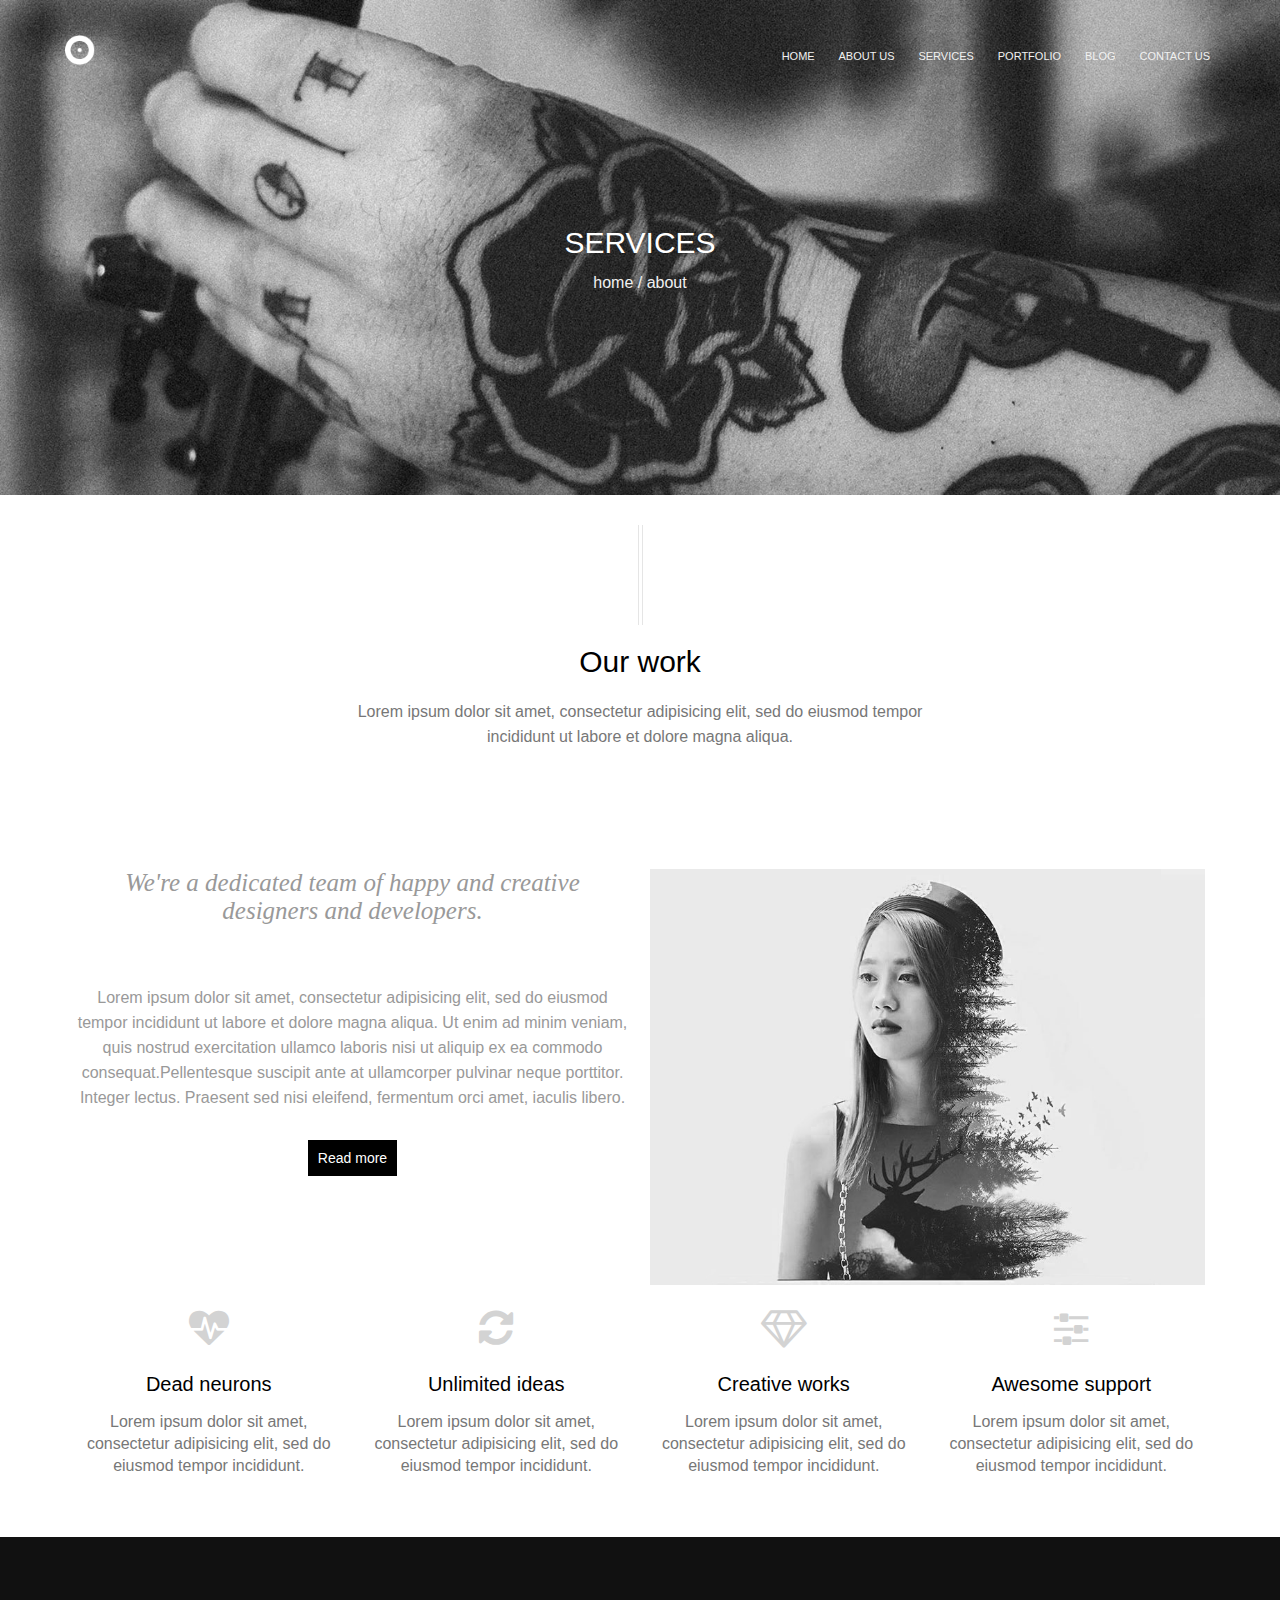
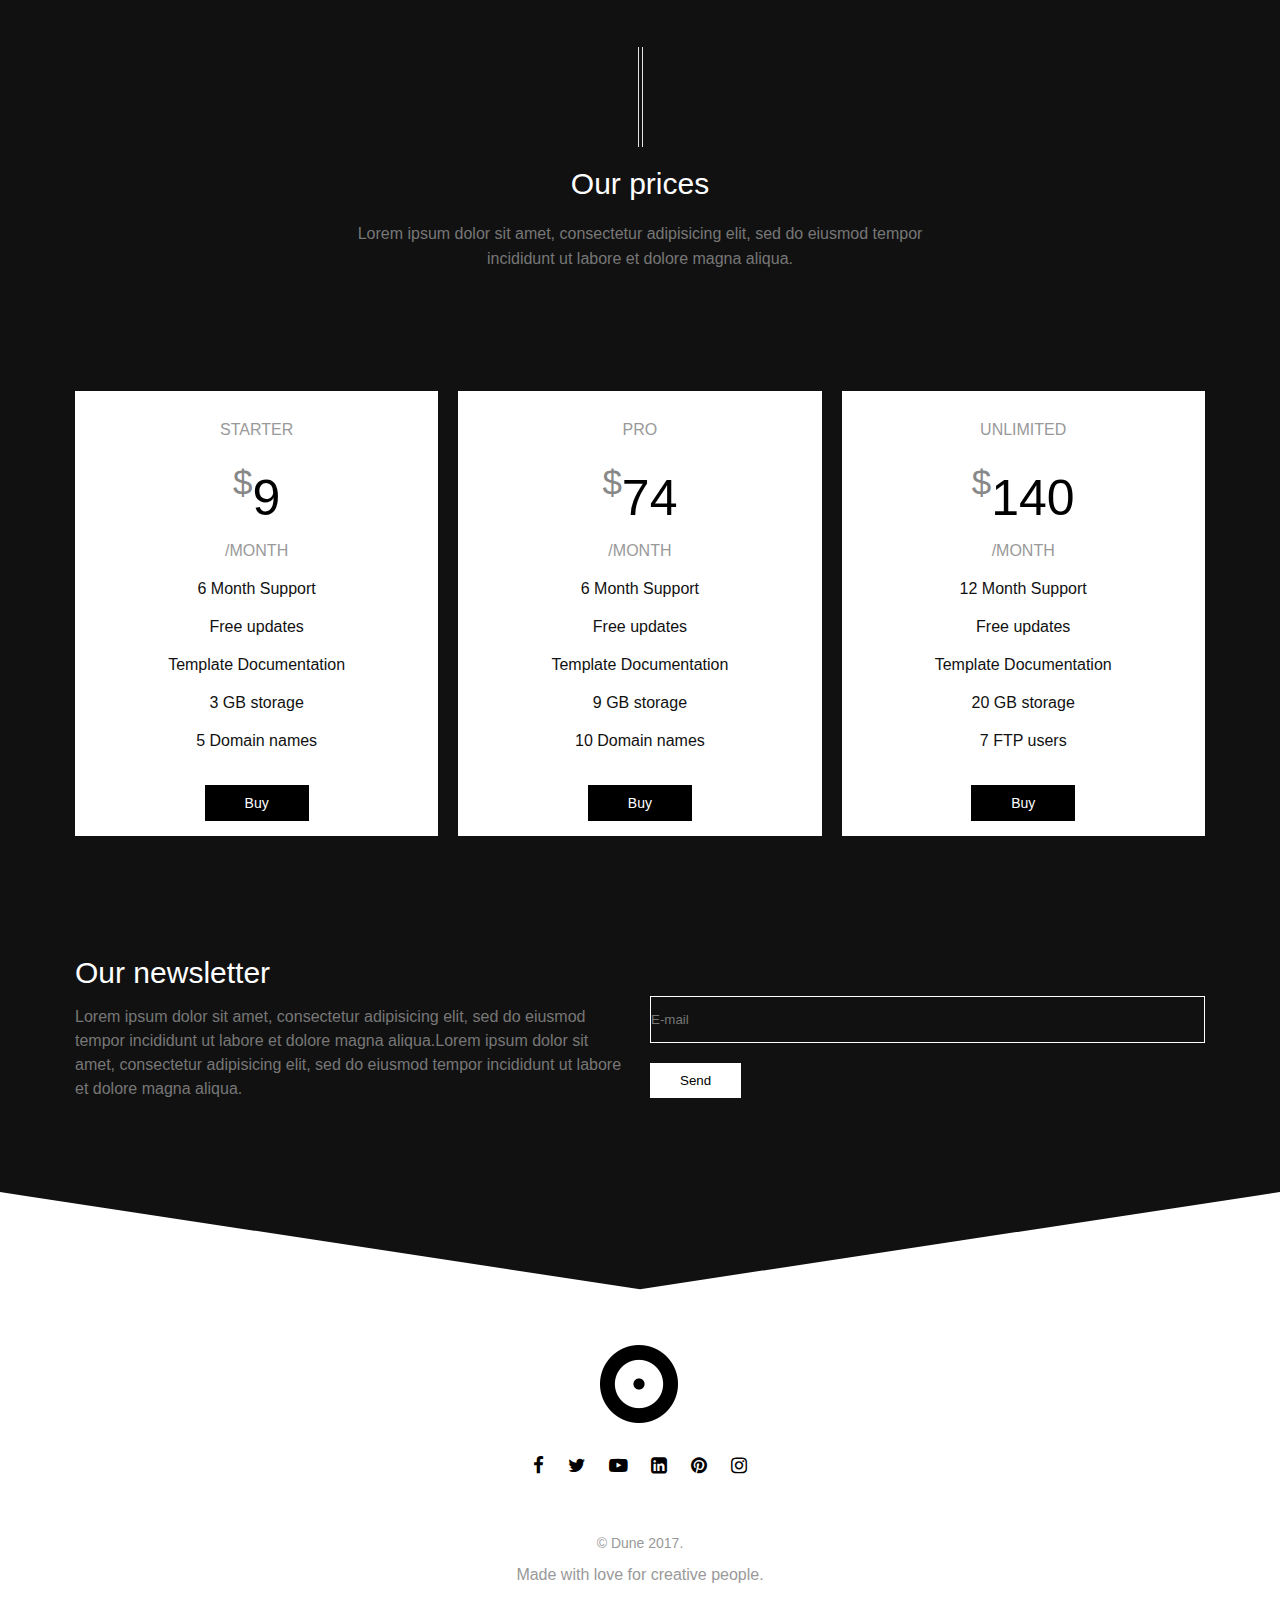
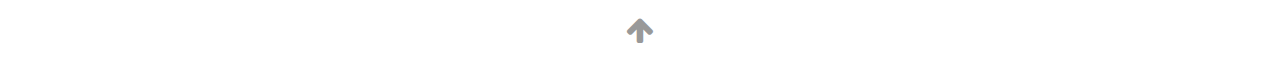
<file: services.html>
<!DOCTYPE html>
<html>
<head>
	<title>Dune - Creative Bootstrap Template</title>
	<meta charset="utf-8" />
	<meta name="viewport" content="width=device-width, initial-scale=1.0" />
	<link rel="stylesheet" type="text/css" href="css/main.css" />
	<link rel="stylesheet" type="text/css" href="css/responsive.css" />
	<link href="img/logo.png" rel="shortcut icon" />
	<link rel="stylesheet" href="https://cdnjs.cloudflare.com/ajax/libs/font-awesome/4.7.0/css/font-awesome.min.css" />
	<link rel="stylesheet" href="https://fonts.googleapis.com/icon?family=Material+Icons" />
</head>
<body>
	<div class="wrapper">

		<div class="header">
			<div class="container">
				<div class="header-top">
					<div class="logo">
						<a href="#">
							<img src="img/logo.png" alt="logo.png" />
						</a>
					</div>
					<div class="menu">
						<nav class="nav">
							<ul>
								<li><a href="index.html">HOME</a></li>
								<li><a href="about.html">ABOUT US</a></li>
								<li><a href="services.html">SERVICES</a></li>
								<li>
									<a href="#">PORTFOLIO</a>
									<ul>
										<li><a href="single_project.html">SINGLE PROJECT</a></li>
									</ul>
								</li>
								<li><a href="#">BLOG</a>
									<ul>
										<li><a href="posts_list.html">POSTS LIST</a></li>
										<li><a href="single_post.html">SINGLE POST</a></li>
									</ul>
								</li>
								<li><a href="contact.html">CONTACT US</a></li>
							</ul>
						</nav>
					</div>
					<div class="icon-menu"><a href="#"><i class="fa fa-align-left"></i></a></div>
					<div class="clear"></div>
				</div>
				<div class="header-bottom-bottom">
					<div class="header-bottom-content">
						<div class="header-bottom-heading">
							<h1>SERVICES</h1>
						</div>
							<p>home / about</p>
					</div>
				</div>
			</div>
		</div>

		<div class="text-center">
			<div class="container">
					<div class="row">
						<div class="top col-12">
							<div class="top-line"></div>
						</div>
					</div>

					<div class="row pb-100">
						<div class="content-inner col-12">
							<div class="content-text">
								<h2>Our work</h2>
								<p>Lorem ipsum dolor sit amet, consectetur adipisicing elit, sed do eiusmod tempor incididunt ut labore et dolore magna aliqua.</p>
							</div>
						</div>
					</div>

					<div class="row">
						<div class="service-text">
							<div class="col-6 col-m-12">
								<h2>We're a dedicated team of happy and creative designers and developers.</h2>
								<p>Lorem ipsum dolor sit amet, consectetur adipisicing elit, sed do eiusmod tempor incididunt ut labore et dolore magna aliqua. Ut enim ad minim veniam, quis nostrud exercitation ullamco laboris nisi ut aliquip ex ea commodo consequat.Pellentesque suscipit ante at ullamcorper pulvinar neque porttitor. Integer lectus. Praesent sed nisi eleifend, fermentum orci amet, iaculis libero. </p>
								
								<a href="#" class="btn">Read more</a>
							</div>
						
							<div class="col-6 col-m-12">
								<img src="img/img1.jpg" />
							</div>

						</div>
					</div>

					<div class="row text-center">
						<div class="col-3 col-m-6 col-xs-12">
							<div class="box">
								<i class="fa fa-heartbeat"></i>
								<h2>Dead neurons</h2>
								<p>Lorem ipsum dolor sit amet, consectetur adipisicing elit, sed do eiusmod tempor incididunt.</p>
							</div>
						</div>
						<div class="col-3 col-m-6 col-xs-12">
							<div class="box">
								<i class="fa fa-refresh"></i>
								<h2>Unlimited ideas</h2>
								<p>Lorem ipsum dolor sit amet, consectetur adipisicing elit, sed do eiusmod tempor incididunt.</p>
							</div>
						</div>
						<div class="col-3 col-m-6 col-xs-12">
							<div class="box">
								<i class="fa fa-diamond"></i>
								<h2>Creative works</h2>
								<p>Lorem ipsum dolor sit amet, consectetur adipisicing elit, sed do eiusmod tempor incididunt.</p>
							</div>
						</div>
						<div class="col-3 col-m-6 col-xs-12">
							<div class="box">
								<i class="fa fa-sliders"></i>
								<h2>Awesome support</h2>
								<p>Lorem ipsum dolor sit amet, consectetur adipisicing elit, sed do eiusmod tempor incididunt.</p>
							</div>
						</div>
					</div>
				</div>
			</div>
		

		<div class="newsletter mt-50">
			<div class="container">
				<div class="row">
					<div class="top col-12">
						<div class="top-line"></div>
					</div>
				</div>
				<div class="row pb-100">
					<div class="content-inner col-12">
						<div class="content-text">
							<h2 class="white">Our prices</h2>
							<p>Lorem ipsum dolor sit amet, consectetur adipisicing elit, sed do eiusmod tempor incididunt ut labore et dolore magna aliqua.</p>
						</div>
					</div>
				</div>

				<div class="pricing">
					<div class="row">
						<div class="col-4 col-m-12">
							<div class="price-box bg-white">
								<h2>STARTER</h2>
								<div class="price">
									<h1><span>$</span>9</h1>
									<p>/MONTH</p>
								</div>
								<ul>
									<li>6 Month Support</li>
									<li>Free updates</li>
									<li>Template Documentation</li>
									<li>3 GB storage</li>
									<li>5 Domain names</li>
								</ul>
								<a href="#">Buy</a>
							</div>
						</div>

						<div class="col-4 col-m-12">
							<div class="price-box bg-white">
								<h2>PRO</h2>
								<div class="price">
									<h1><span>$</span>74</h1>
									<p>/MONTH</p>
								</div>
								<ul>
									<li>6 Month Support</li>
									<li>Free updates</li>
									<li>Template Documentation</li>
									<li>9 GB storage</li>
									<li>10 Domain names</li>
								</ul>
								<a href="#">Buy</a>
							</div>
						</div>

						<div class="col-4 col-m-12">
							<div class="price-box bg-white">
								<h2>UNLIMITED</h2>
								<div class="price">
									<h1><span>$</span>140</h1>
									<p>/MONTH</p>
								</div>
								<ul>
									<li>12 Month Support</li>
									<li>Free updates</li>
									<li>Template Documentation</li>
									<li>20 GB storage</li>
									<li>7 FTP users</li>
								</ul>
								<a href="#">Buy</a>
							</div>
						</div>
					</div>
				</div>

				<div class="row">
					<div class="news-text col-6 col-m-12">
						<h1>Our newsletter</h1>
						<p>Lorem ipsum dolor sit amet, consectetur adipisicing elit, sed do eiusmod tempor incididunt ut labore et dolore magna aliqua.Lorem ipsum dolor sit amet, consectetur adipisicing elit, sed do eiusmod tempor incididunt ut labore et dolore magna aliqua.</p>
					</div>
					<div class="news-input col-6 col-m-12">
						<form>
							<input type="text" placeholder="E-mail" name="">
							<button type="submit" name=""><span>Send</span></button>
						</form>
					</div>
				</div>
			</div>
		</div>

		<svg preserveAspectRatio="none" viewBox="0 0 100 103" version="1.1" width="100%" height="100">
			<path d="M0 0 L50 100 L100 0 Z" fill="#111" stroke="#111"></path>
		</svg>

		<footer>
			<div class="container">
				<div class="footer-logo">
					<a href="#"><img src="img/logo-footer.png"></a>
				</div>
				<div class="social-links">
					<ul>
						<li>
							<a href="#"><i class="icon fa fa-facebook fa-lg"></i></a>
						</li>
						<li>
							<a href="#"><i class="icon fa fa-twitter fa-lg"></i></a>
						</li>
						<li>
							<a href="#"><i class="icon fa fa-youtube-play fa-lg"></i></a>
						</li>
						<li>
							<a href="#"><i class="icon fa fa-linkedin-square fa-lg"></i></a>
						</li>
						<li>
							<a href="#"><i class="icon fa fa-pinterest fa-lg"></i></a>
						</li>
						<li>
							<a href="#"><i class="icon fa fa-instagram fa-lg"></i></a>
						</li>
					</ul>
				</div>
				<div class="footer-text">
					<div class="footer-copy">
						<a href="#">&copy; Dune 2017.</a>
					</div>
					<div class="footer-slogan">
						<p>Made with love for creative people.</p>
					</div>
				</div>
				<div class="footer-top">
					<a href="#"><i class="fa fa-arrow-up"></i></a>
				</div>
			</div>
		</footer>

	</div>
</body>
</html>
</file>
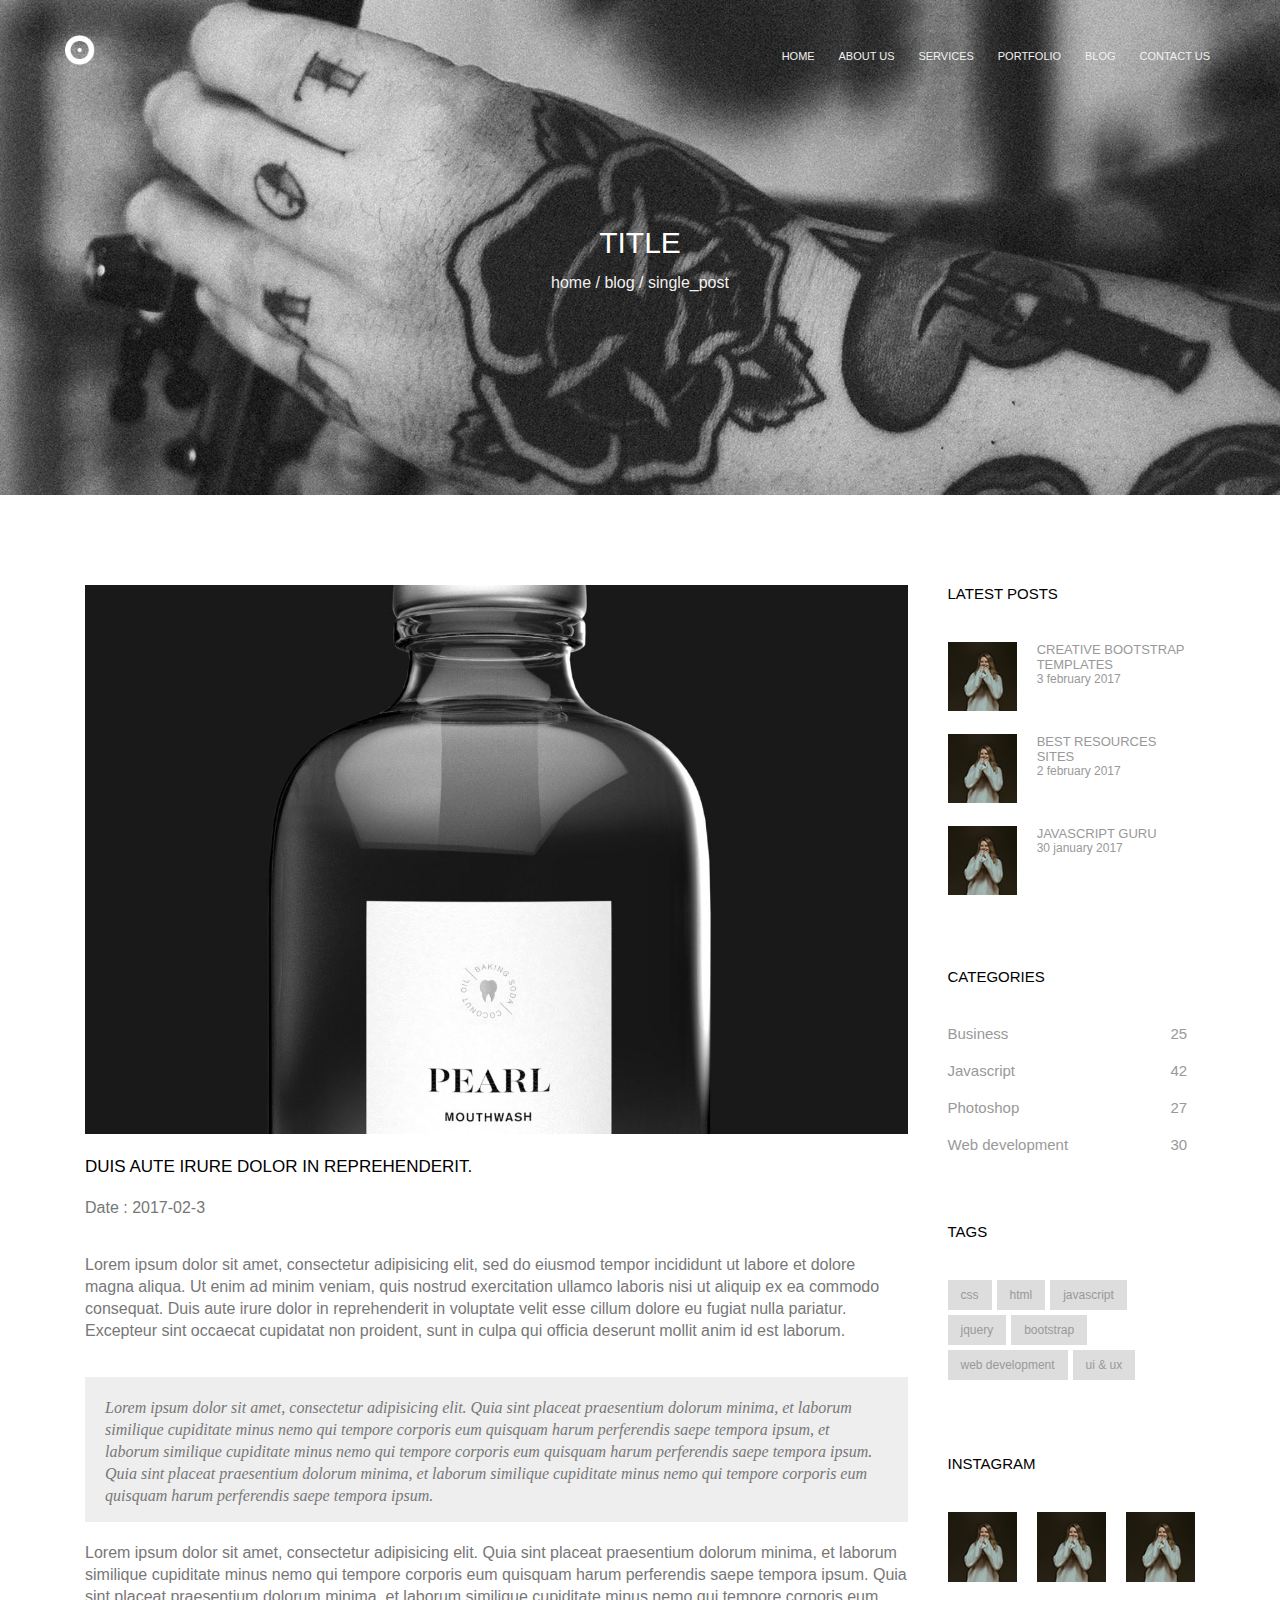
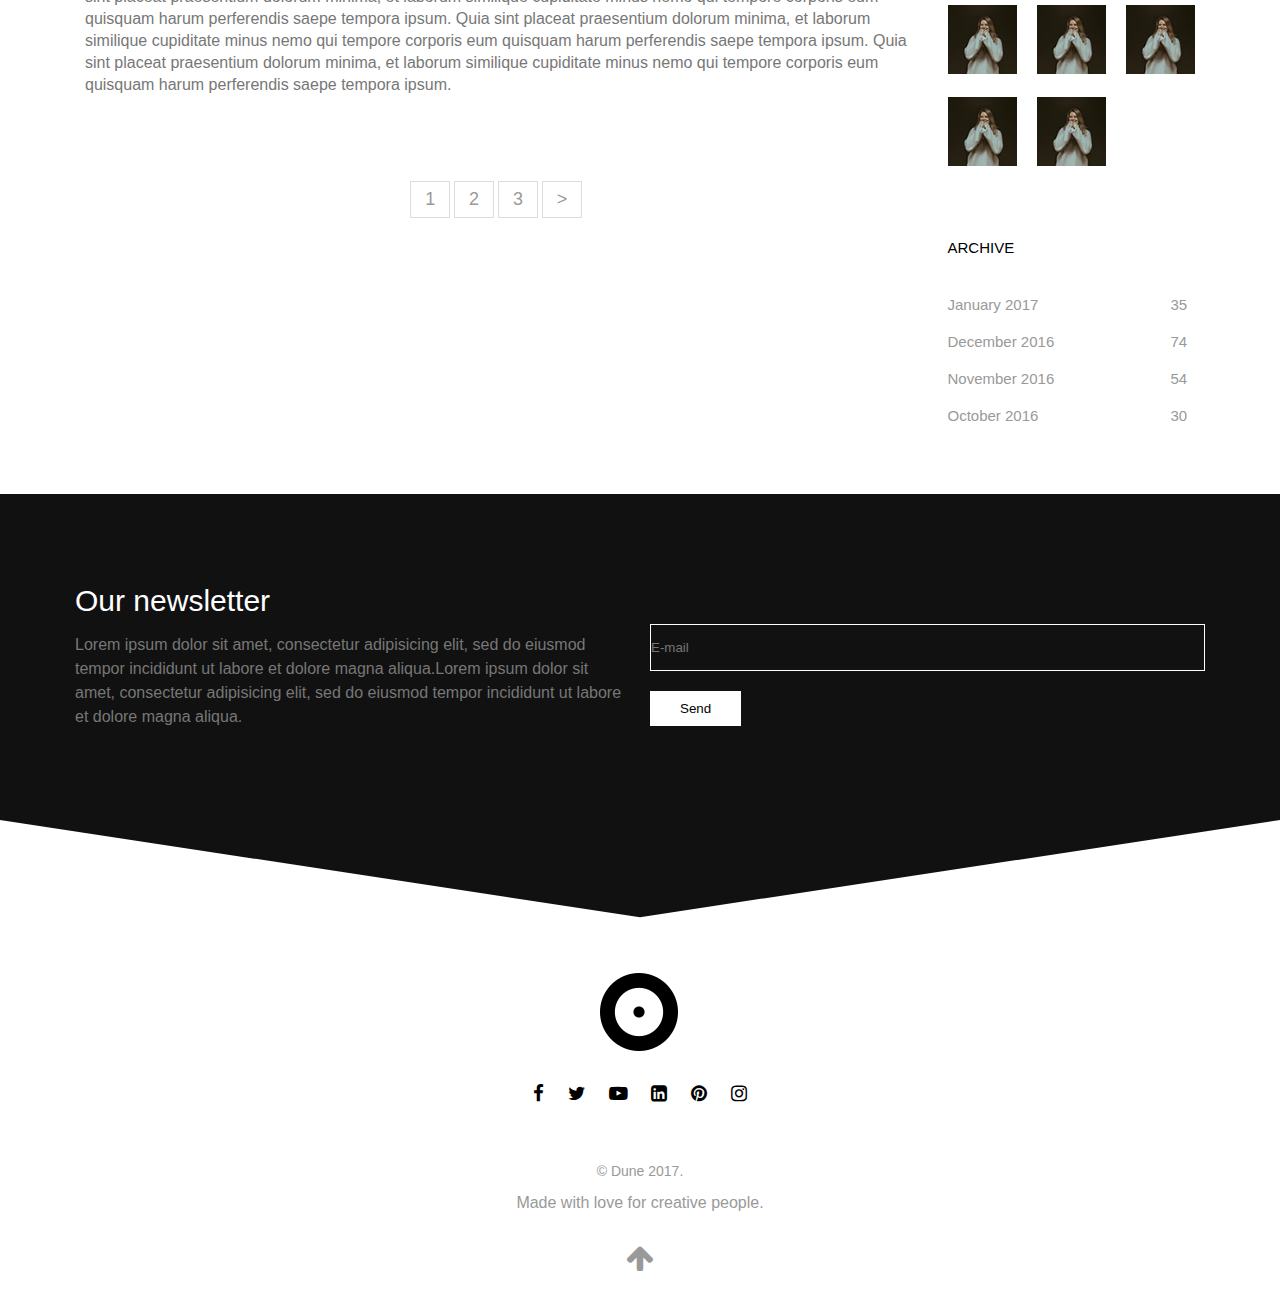
<file: single_post.html>
<!DOCTYPE html>
<html>
<head>
	<title>Dune - Creative Bootstrap Template</title>
	<meta charset="utf-8" />
	<meta name="viewport" content="width=device-width, initial-scale=1.0" />
	<link rel="stylesheet" type="text/css" href="css/main.css" />
	<link rel="stylesheet" type="text/css" href="css/responsive.css" />
	<link href="img/logo.png" rel="shortcut icon" />
	<link rel="stylesheet" href="https://cdnjs.cloudflare.com/ajax/libs/font-awesome/4.7.0/css/font-awesome.min.css" />
	<link rel="stylesheet" href="https://fonts.googleapis.com/icon?family=Material+Icons" />
</head>
<body>
	<div class="wrapper">

		<div class="header">
			<div class="container">
				<div class="header-top">
					<div class="logo">
						<a href="#">
							<img src="img/logo.png" alt="logo.png" />
						</a>
					</div>
					<div class="menu">
						<nav class="nav">
							<ul>
								<li><a href="index.html">HOME</a></li>
								<li><a href="about.html">ABOUT US</a></li>
								<li><a href="services.html">SERVICES</a></li>
								<li>
									<a href="#">PORTFOLIO</a>
									<ul>
										<li><a href="single_project.html">SINGLE PROJECT</a></li>
									</ul>
								</li>
								<li><a href="#">BLOG</a>
									<ul>
										<li><a href="posts_list.html">POSTS LIST</a></li>
										<li><a href="single_post.html">SINGLE POST</a></li>
									</ul>
								</li>
								<li><a href="contact.html">CONTACT US</a></li>
							</ul>
						</nav>
					</div>
					<div class="icon-menu"><a href="#"><i class="fa fa-align-left"></i></a></div>
					<div class="clear"></div>
				</div>
				<div class="header-bottom-bottom">
					<div class="header-bottom-content">
						<div class="header-bottom-heading">
							<h1>TITLE</h1>
						</div>
							<p>home / blog / single_post</p>
					</div>
				</div>
			</div>
		</div>

		
		<div class="blog">
			<div class="container">
				<div class="row">
					<div class="col-9 col-m-12">
						<div class="row">
							<div class="blog-picture col-12">
								<img src="img/blog_post.jpg" />
							</div>
							<div class="title-picture-text col-12">
								<h3 class="mb-20">DUIS AUTE IRURE DOLOR IN REPREHENDERIT.</h3>
								<p class="mb-20">Date : 2017-02-3</p>
								<p class="mb-20">Lorem ipsum dolor sit amet, consectetur adipisicing elit, sed do eiusmod tempor incididunt ut labore et dolore magna aliqua. Ut enim ad minim veniam, quis nostrud exercitation ullamco laboris nisi ut aliquip ex ea commodo consequat. Duis aute irure dolor in reprehenderit in voluptate velit esse cillum dolore eu fugiat nulla pariatur. Excepteur sint occaecat cupidatat non proident, sunt in culpa qui officia deserunt mollit anim id est laborum.</p>
								<div class="paragraph mb-20">
									<p>Lorem ipsum dolor sit amet, consectetur adipisicing elit. Quia sint placeat praesentium dolorum minima, et laborum similique cupiditate minus nemo qui tempore corporis eum quisquam harum perferendis saepe tempora ipsum, et laborum similique cupiditate minus nemo qui tempore corporis eum quisquam harum perferendis saepe tempora ipsum. Quia sint placeat praesentium dolorum minima, et laborum similique cupiditate minus nemo qui tempore corporis eum quisquam harum perferendis saepe tempora ipsum.</p>
								</div>
								<p>Lorem ipsum dolor sit amet, consectetur adipisicing elit. Quia sint placeat praesentium dolorum minima, et laborum similique cupiditate minus nemo qui tempore corporis eum quisquam harum perferendis saepe tempora ipsum. Quia sint placeat praesentium dolorum minima, et laborum similique cupiditate minus nemo qui tempore corporis eum quisquam harum perferendis saepe tempora ipsum. Quia sint placeat praesentium dolorum minima, et laborum similique cupiditate minus nemo qui tempore corporis eum quisquam harum perferendis saepe tempora ipsum. Quia sint placeat praesentium dolorum minima, et laborum similique cupiditate minus nemo qui tempore corporis eum quisquam harum perferendis saepe tempora ipsum.</p>
							</div>
						</div>

						<div class="row">
							<div class="col-12">
								<div class="pagination">
									<ul>
										<li><a href="#">1</a></li>
										<li><a href="#">2</a></li>
										<li><a href="#">3</a></li>
										<li><a href="#">&gt;</a></li>
									</ul>
								</div>
							</div>
						</div>

					</div>

					<div class="col-3 col-m-12">
						<div class="latest-posts">
							<div class="row">
								<div class="col-12">
									<h2>LATEST POSTS</h2>
								</div>
							</div>
							<div class="row">
								<div class="col-4 col-m-2">
									<img src="img/thumb.jpg" />
								</div>
								<div class="col-8 col-m-10">
									<h3><a href="#">CREATIVE BOOTSTRAP TEMPLATES</a></h3>
									<p>3 february 2017</p>
								</div>
							</div>
							<div class="row">
								<div class="col-4 col-m-2">
									<img src="img/thumb.jpg" />
								</div>
								<div class="col-8 col-m-10">
									<h3><a href="#">BEST RESOURCES SITES</a></h3>
									<p>2 february 2017</p>
								</div>
							</div>
							<div class="row">
								<div class="col-4 col-m-2">
									<img src="img/thumb.jpg" />
								</div>
								<div class="col-8 col-m-10">
									<h3><a href="#">JAVASCRIPT GURU</a></h3>
									<p>30 january 2017</p>
								</div>
							</div>
						</div>

						<div class="categories">
							<div class="row">
								<div class="col-12">
									<h2>CATEGORIES</h2>
								</div>
							</div>
							<div class="row">
								<div class="col-10">
									<h3><a href="#">Business</a></h3>
								</div>
								<div class="col-2">
									<p>25</p>
								</div>
							</div>
							<div class="row">
								<div class="col-10">
									<h3><a href="#">Javascript</a></h3>
								</div>
								<div class="col-2">
									<p>42</p>
								</div>
							</div>
							<div class="row">
								<div class="col-10">
									<h3><a href="#">Photoshop</a></h3>
								</div>
								<div class="col-2">
									<p>27</p>
								</div>
							</div>
							<div class="row">
								<div class="col-10">
									<h3><a href="#">Web development</a></h3>
								</div>
								<div class="col-2">
									<p>30</p>
								</div>
							</div>
						</div>

						<div class="tags">
							<div class="row">
								<div class="col-12">
									<h2>TAGS</h2>
								</div>
							</div>
							<div class="row">
								<div class="col-12">
									<div class="tag-box"><a href="">css</a></div>
									<div class="tag-box"><a href="">html</a></div>
									<div class="tag-box"><a href="">javascript</a></div>
									<div class="tag-box"><a href="">jquery</a></div>
									<div class="tag-box"><a href="">bootstrap</a></div>
									<div class="tag-box"><a href="">web development</a></div>
									<div class="tag-box"><a href="">ui & ux</a></div>
								</div>
							</div>
						</div>

						<div class="instagram">
							<div class="row">
								<div class="col-12">
									<h2>INSTAGRAM</h2>
								</div>
							</div>
							<div class="row">
								<div class="insta-box col-4 col-l-6 col-m-1 col-s-3"><a href="#"><img src="img/thumb.jpg" /></a></div>
								<div class="insta-box col-4 col-l-6 col-m-1 col-s-3"><a href="#"><img src="img/thumb.jpg" /></a></div>
								<div class="insta-box col-4 col-l-6 col-m-1 col-s-3"><a href="#"><img src="img/thumb.jpg" /></a></div>
								<div class="insta-box col-4 col-l-6 col-m-1 col-s-3"><a href="#"><img src="img/thumb.jpg" /></a></div>
								<div class="insta-box col-4 col-l-6 col-m-1 col-s-3"><a href="#"><img src="img/thumb.jpg" /></a></div>
								<div class="insta-box col-4 col-l-6 col-m-1 col-s-3"><a href="#"><img src="img/thumb.jpg" /></a></div>
								<div class="insta-box col-4 col-l-6 col-m-1 col-s-3"><a href="#"><img src="img/thumb.jpg" /></a></div>
								<div class="insta-box col-4 col-l-6 col-m-1 col-s-3"><a href="#"><img src="img/thumb.jpg" /></a></div>
							</div>
						</div>

						<div class="archive">
							<div class="row">
								<div class="col-12">
									<h2>ARCHIVE</h2>
								</div>
							</div>
							<div class="row">
								<div class="col-10">
									<h3><a href="#">January 2017</a></h3>
								</div>
								<div class="col-2">
									<p>35</p>
								</div>
							</div>
							<div class="row">
								<div class="col-10">
									<h3><a href="#">December 2016</a></h3>
								</div>
								<div class="col-2">
									<p>74</p>
								</div>
							</div>
							<div class="row">
								<div class="col-10">
									<h3><a href="#">November 2016</a></h3>
								</div>
								<div class="col-2">
									<p>54</p>
								</div>
							</div>
							<div class="row">
								<div class="col-10">
									<h3><a href="#">October 2016</a></h3>
								</div>
								<div class="col-2">
									<p>30</p>
								</div>
							</div>
						</div>

					</div>
				</div>
			</div>
		</div>
				
			

		<div class="newsletter mt-50">
			<div class="container">
				<div class="row">
					<div class="news-text col-6 col-m-12">
						<h1>Our newsletter</h1>
						<p>Lorem ipsum dolor sit amet, consectetur adipisicing elit, sed do eiusmod tempor incididunt ut labore et dolore magna aliqua.Lorem ipsum dolor sit amet, consectetur adipisicing elit, sed do eiusmod tempor incididunt ut labore et dolore magna aliqua.</p>
					</div>
					<div class="news-input col-6 col-m-12">
						<form>
							<input type="text" placeholder="E-mail" name="">
							<button type="submit" name=""><span>Send</span></button>
						</form>
					</div>
				</div>
			</div>
		</div>

		<svg preserveAspectRatio="none" viewBox="0 0 100 103" version="1.1" width="100%" height="100">
			<path d="M0 0 L50 100 L100 0 Z" fill="#111" stroke="#111"></path>
		</svg>

		<footer>
			<div class="container">
				<div class="footer-logo">
					<a href="#"><img src="img/logo-footer.png"></a>
				</div>
				<div class="social-links">
					<ul>
						<li>
							<a href="#"><i class="icon fa fa-facebook fa-lg"></i></a>
						</li>
						<li>
							<a href="#"><i class="icon fa fa-twitter fa-lg"></i></a>
						</li>
						<li>
							<a href="#"><i class="icon fa fa-youtube-play fa-lg"></i></a>
						</li>
						<li>
							<a href="#"><i class="icon fa fa-linkedin-square fa-lg"></i></a>
						</li>
						<li>
							<a href="#"><i class="icon fa fa-pinterest fa-lg"></i></a>
						</li>
						<li>
							<a href="#"><i class="icon fa fa-instagram fa-lg"></i></a>
						</li>
					</ul>
				</div>
				<div class="footer-text">
					<div class="footer-copy">
						<a href="#">&copy; Dune 2017.</a>
					</div>
					<div class="footer-slogan">
						<p>Made with love for creative people.</p>
					</div>
				</div>
				<div class="footer-top">
					<a href="#"><i class="fa fa-arrow-up"></i></a>
				</div>
			</div>
		</footer>

	</div>
</body>
</html>
</file>
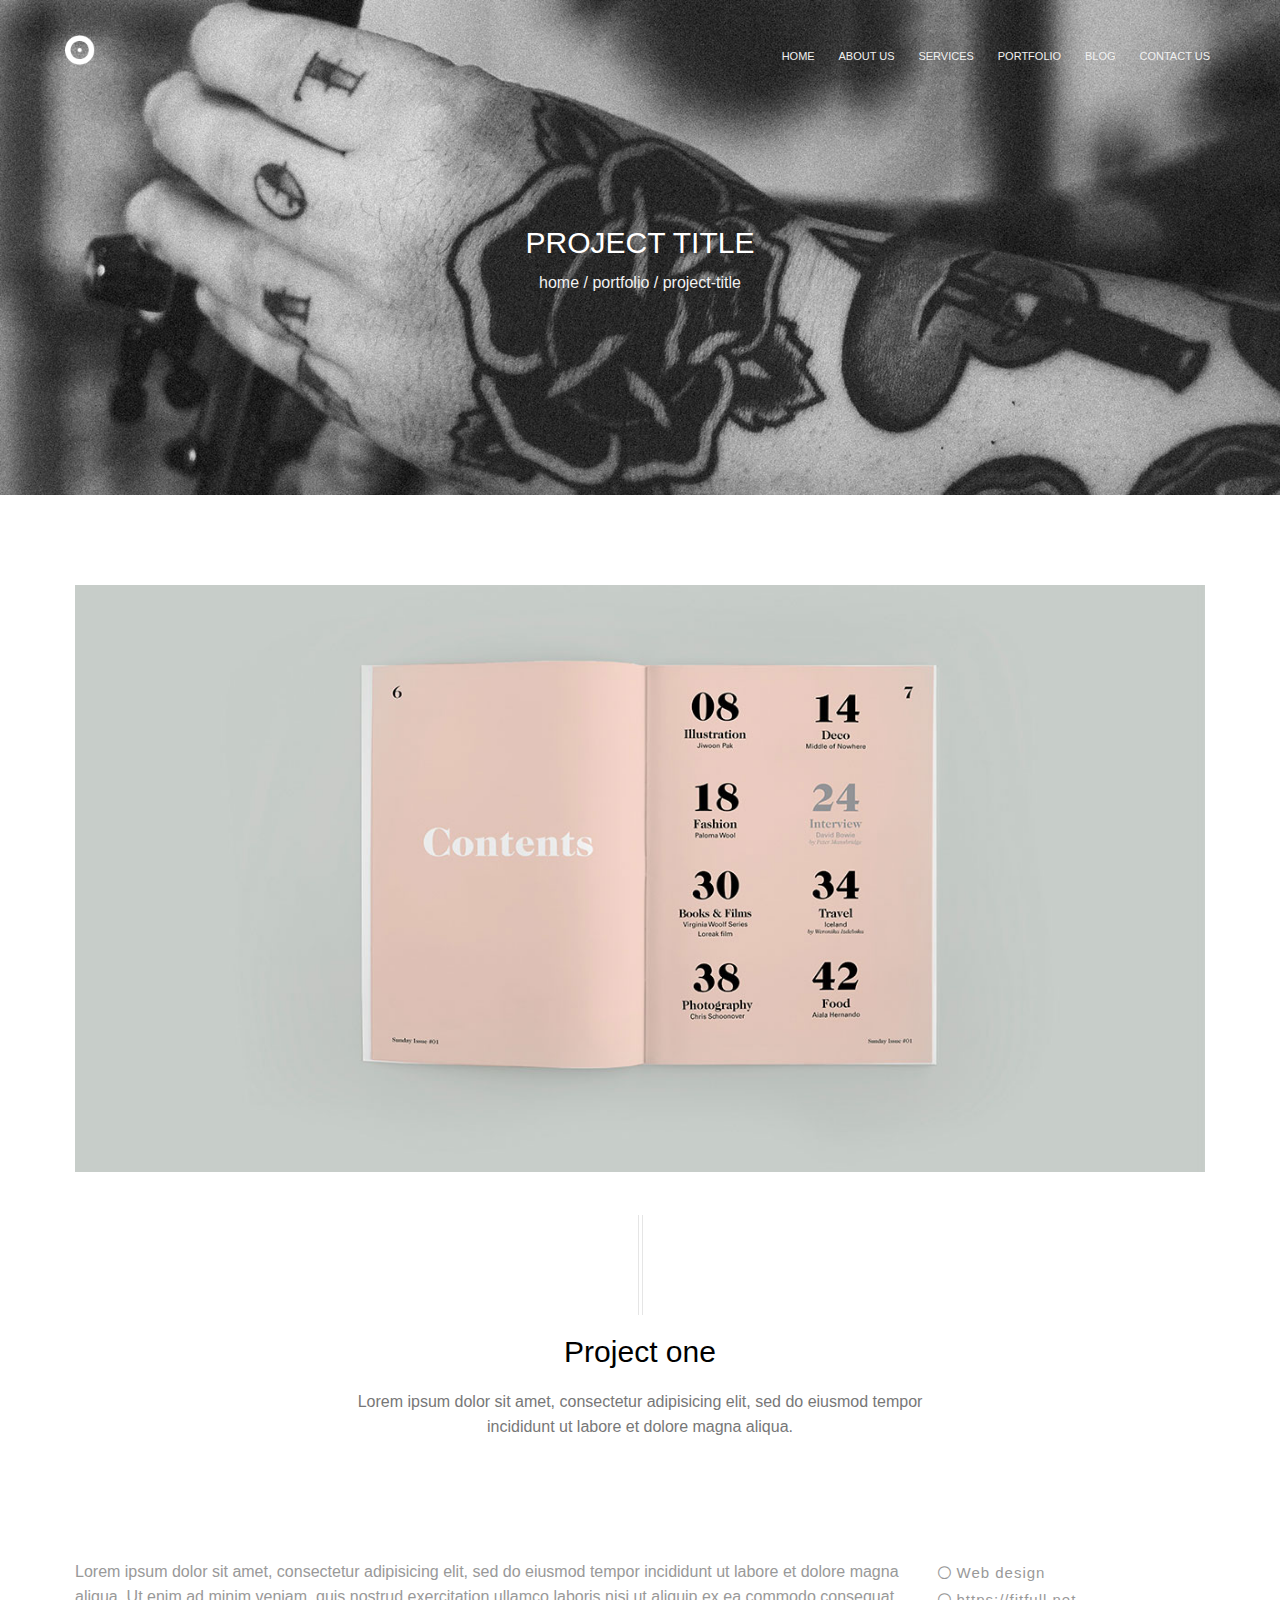
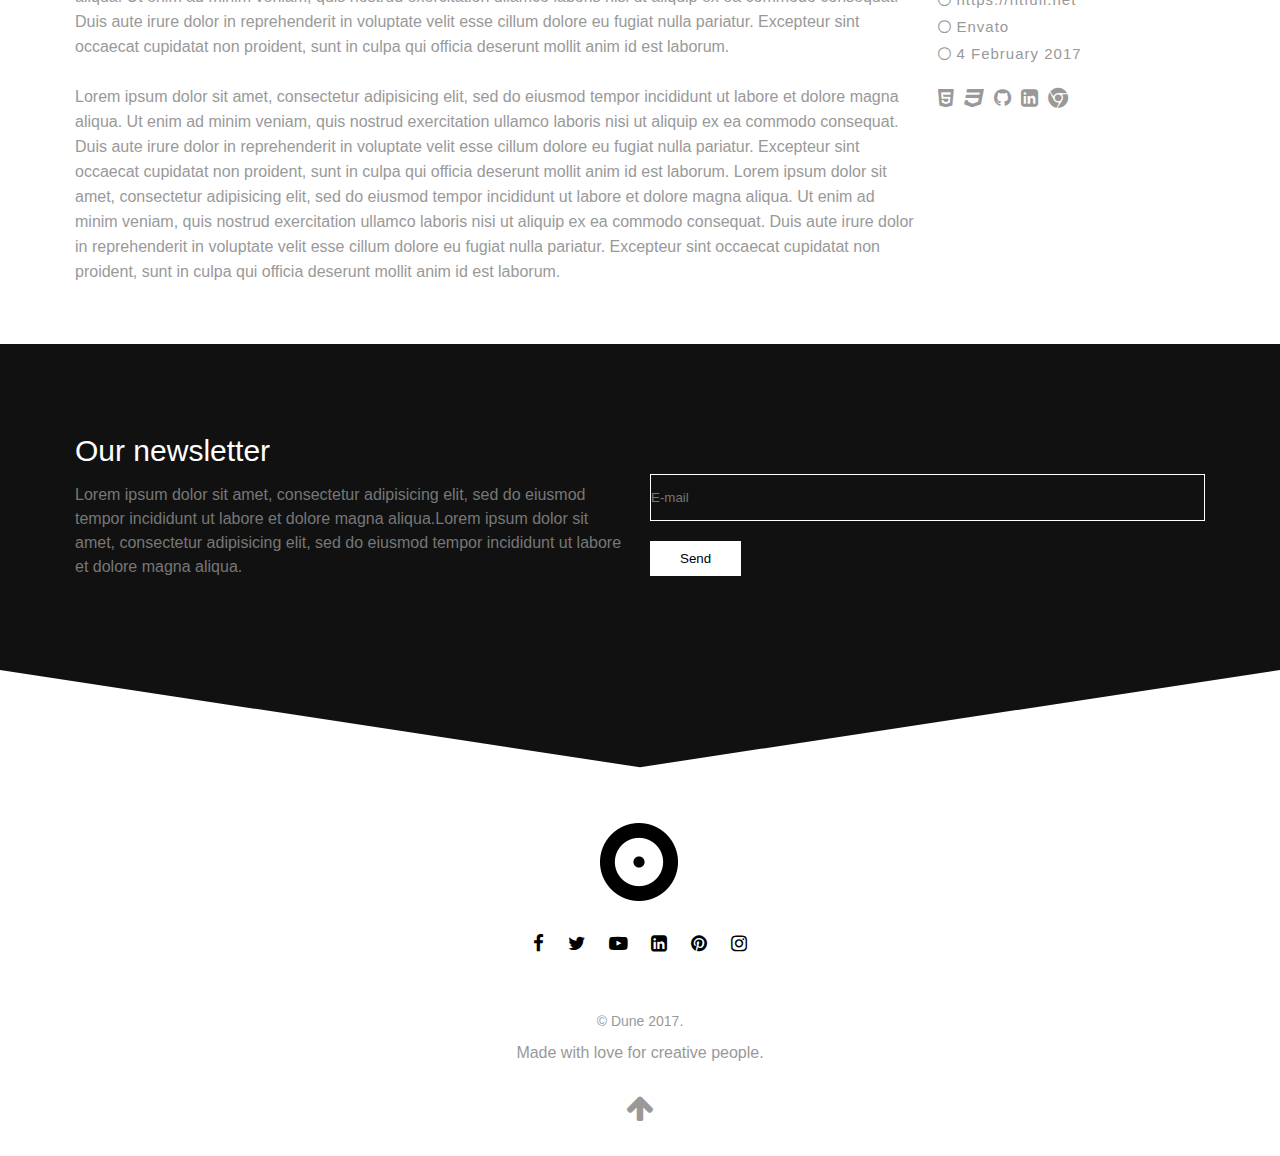
<file: single_project.html>
<!DOCTYPE html>
<html>
<head>
	<title>Dune - Creative Bootstrap Template</title>
	<meta charset="utf-8" />
	<meta name="viewport" content="width=device-width, initial-scale=1.0" />
	<link rel="stylesheet" type="text/css" href="css/main.css" />
	<link rel="stylesheet" type="text/css" href="css/responsive.css" />
	<link href="img/logo.png" rel="shortcut icon" />
	<link rel="stylesheet" href="https://cdnjs.cloudflare.com/ajax/libs/font-awesome/4.7.0/css/font-awesome.min.css" />
	<link rel="stylesheet" href="https://fonts.googleapis.com/icon?family=Material+Icons" />
</head>
<body>
	<div class="wrapper">

		<div class="header">
			<div class="container">
				<div class="header-top">
					<div class="logo">
						<a href="#">
							<img src="img/logo.png" alt="logo.png" />
						</a>
					</div>
					<div class="menu">
						<nav class="nav">
							<ul>
								<li><a href="index.html">HOME</a></li>
								<li><a href="about.html">ABOUT US</a></li>
								<li><a href="services.html">SERVICES</a></li>
								<li>
									<a href="#">PORTFOLIO</a>
									<ul>
										<li><a href="single_project.html">SINGLE PROJECT</a></li>
									</ul>
								</li>
								<li><a href="#">BLOG</a>
									<ul>
										<li><a href="posts_list.html">POSTS LIST</a></li>
										<li><a href="single_post.html">SINGLE POST</a></li>
									</ul>
								</li>
								<li><a href="contact.html">CONTACT US</a></li>
							</ul>
						</nav>
					</div>
					<div class="icon-menu"><a href="#"><i class="fa fa-align-left"></i></a></div>
					<div class="clear"></div>
				</div>
				<div class="header-bottom-bottom">
					<div class="header-bottom-content">
						<div class="header-bottom-heading">
							<h1>PROJECT TITLE</h1>
						</div>
							<p>home / portfolio / project-title</p>
					</div>
				</div>
			</div>
		</div>

		<div class="text-center">
			<div class="container">
					<div class="picture-slide">
						<div class="row">
							<div class="col-12">
								<img src="img/work-1-large.jpg" />
							</div>
						</div>
					</div>

					<div class="row">
						<div class="top col-12">
							<div class="top-line"></div>
						</div>
					</div>

					<div class="row pb-100">
						<div class="content-inner col-12">
							<div class="content-text">
								<h2>Project one</h2>
								<p>Lorem ipsum dolor sit amet, consectetur adipisicing elit, sed do eiusmod tempor incididunt ut labore et dolore magna aliqua.</p>
							</div>
						</div>
					</div>

					<div class="row">
						<div class="service-text">
							<div class="col-9 col-m-12">
								<p class="text-align-left">Lorem ipsum dolor sit amet, consectetur adipisicing elit, sed do eiusmod tempor incididunt ut labore et dolore magna aliqua. Ut enim ad minim veniam, quis nostrud exercitation ullamco laboris nisi ut aliquip ex ea commodo consequat. Duis aute irure dolor in reprehenderit in voluptate velit esse cillum dolore eu fugiat nulla pariatur. Excepteur sint occaecat cupidatat non proident, sunt in culpa qui officia deserunt mollit anim id est laborum.<br /><br />

								Lorem ipsum dolor sit amet, consectetur adipisicing elit, sed do eiusmod tempor incididunt ut labore et dolore magna aliqua. Ut enim ad minim veniam, quis nostrud exercitation ullamco laboris nisi ut aliquip ex ea commodo consequat. Duis aute irure dolor in reprehenderit in voluptate velit esse cillum dolore eu fugiat nulla pariatur. Excepteur sint occaecat cupidatat non proident, sunt in culpa qui officia deserunt mollit anim id est laborum. Lorem ipsum dolor sit amet, consectetur adipisicing elit, sed do eiusmod tempor incididunt ut labore et dolore magna aliqua. Ut enim ad minim veniam, quis nostrud exercitation ullamco laboris nisi ut aliquip ex ea commodo consequat. Duis aute irure dolor in reprehenderit in voluptate velit esse cillum dolore eu fugiat nulla pariatur. Excepteur sint occaecat cupidatat non proident, sunt in culpa qui officia deserunt mollit anim id est laborum.</p>
							</div>
						
							<div class="col-3 col-m-12">
								<ul class="list">
									<li><i class="fa fa-circle-thin"></i>Web design</li>
									<li><i class="fa fa-circle-thin"></i>https://fitfull.net</li>
									<li><i class="fa fa-circle-thin"></i>Envato</li>
									<li><i class="fa fa-circle-thin"></i>4 February 2017</li>
								</ul>

								<ul class="social-list">
									<li><a href=""><i class="fa fa-html5"></i></a></li>
									<li><a href=""><i class="fa fa-css3"></i></a></li>
									<li><a href=""><i class="fa fa-github"></i></a></li>
									<li><a href=""><i class="fa fa-linkedin-square"></i></a></li>
									<li><a href=""><i class="fa fa-chrome"></i></a></li>
									<div class="clear"></div>
								</ul>
							</div>
							
						</div>
					</div>

					
				</div>
			</div>
		

		<div class="newsletter mt-50">
			<div class="container">
				<div class="row">
					<div class="news-text col-6 col-m-12">
						<h1>Our newsletter</h1>
						<p>Lorem ipsum dolor sit amet, consectetur adipisicing elit, sed do eiusmod tempor incididunt ut labore et dolore magna aliqua.Lorem ipsum dolor sit amet, consectetur adipisicing elit, sed do eiusmod tempor incididunt ut labore et dolore magna aliqua.</p>
					</div>
					<div class="news-input col-6 col-m-12">
						<form>
							<input type="text" placeholder="E-mail" name="">
							<button type="submit" name=""><span>Send</span></button>
						</form>
					</div>
				</div>
			</div>
		</div>

		<svg preserveAspectRatio="none" viewBox="0 0 100 103" version="1.1" width="100%" height="100">
			<path d="M0 0 L50 100 L100 0 Z" fill="#111" stroke="#111"></path>
		</svg>

		<footer>
			<div class="container">
				<div class="footer-logo">
					<a href="#"><img src="img/logo-footer.png"></a>
				</div>
				<div class="social-links">
					<ul>
						<li>
							<a href="#"><i class="icon fa fa-facebook fa-lg"></i></a>
						</li>
						<li>
							<a href="#"><i class="icon fa fa-twitter fa-lg"></i></a>
						</li>
						<li>
							<a href="#"><i class="icon fa fa-youtube-play fa-lg"></i></a>
						</li>
						<li>
							<a href="#"><i class="icon fa fa-linkedin-square fa-lg"></i></a>
						</li>
						<li>
							<a href="#"><i class="icon fa fa-pinterest fa-lg"></i></a>
						</li>
						<li>
							<a href="#"><i class="icon fa fa-instagram fa-lg"></i></a>
						</li>
					</ul>
				</div>
				<div class="footer-text">
					<div class="footer-copy">
						<a href="#">&copy; Dune 2017.</a>
					</div>
					<div class="footer-slogan">
						<p>Made with love for creative people.</p>
					</div>
				</div>
				<div class="footer-top">
					<a href="#"><i class="fa fa-arrow-up"></i></a>
				</div>
			</div>
		</footer>

	</div>
</body>
</html>
</file>
<file: css/main.css>
* {
	margin: 0;
	padding: 0;
	box-sizing: border-box;
}

body {
	font-size: 14px;
	font-family: 'Muli', sans-serif;
}

.clear {
	clear: both;
}

.container {
	max-width: 1150px;
	margin: 0 auto;
}

.mb-60 {
	margin-bottom: 60px;
}

.mb-20 {
	margin-bottom: 20px;
}

.mt-50 {
	margin-top: 50px;
}

.pb-100 {
	padding-bottom: 100px;
}

.pb-150 {
	padding-bottom: 150px;
}

/*           INDEX.HTML            */

header {
	width: 100%;
	height: 100vh;
	background: #000 url("../img/site-hero.jpg") no-repeat center center fixed;
	background-size: cover;

}

.header-top {
	width: 100%;
	padding-top: 35px;
}

.logo {
	float: left;
}

.logo a {
	text-decoration: none;
}

.logo a img {
	width: 30px;
	height: 30px;
}

.menu {
	float: right;
	padding-right: 5px;
}

.nav {
	float: left;
}

.nav ul {
	list-style: none;
	position: relative;
}

.nav ul li {
	display: inline-block;
	position: relative;
}

.nav ul li a {
	text-decoration: none;
	color: #f1f1f1;
	font-size: 11px;
}

.nav ul ul {
	display: none;
	position: absolute;
	top: 30px;
	left: 20px;
	background: #fff;
}

.nav ul ul li {
	
}

.nav ul ul li a {
	display: block;
	color: #000;
	padding: 0 15px;
	width: 200px;
}

.nav ul ul li:hover {
	background: #999;
}

.nav ul li:hover > ul {
	display: block;
}

.icon-menu {
	display: none;
}

.header-bottom {
	width: 100%;
	position: relative;
}

.header-content {
	margin: 0 auto;
	max-width: 700px;
	position: absolute;
	top: 250px;
	left: 250px;
}

.heading {
	max-width: 650px;
	margin: 0 auto;
}

.heading h1 {
	color: #fff;
	font-size: 50px;
	letter-spacing: 10px;
	padding-bottom: 35px;
}

.header-content p {
	color: #f1f1f1;
	font-size: 16px;
	line-height: 25px;
	text-align: center;
}

.intro {
	width: 100%;
	background: #111;
}

.left-box {
	font-family: 'Playfair Display', serif;
	color: #fff;
	font-style: italic;
	font-size: 18px;
	margin: 60px 0;
}

.right-box {
	color: #999;
	font-size: 16px;
	margin: 60px 0;
	line-height: 22px;
}

.content {
	width: 100%;
}

.top {
	margin-top: 20px;
}

.top-line {
	margin: 0 auto;
	width: 5px;
	height: 100px;
	border-left: 1px solid #e5e5e5;
	border-right: 1px solid #e5e5e5;
}

.content-inner {
	width: 100%;
}

.content-text {
	margin: 0 auto;
	text-align: center;
}

.content-text h2 {
	font-size: 30px;
	font-weight: lighter;
	padding-bottom: 20px;
}

.content-text p {
	margin: 0 250px;
	color: #777;
	font-size: 16px;
	line-height: 25px;
}

.box i {
	font-size: 40px;
	padding-bottom: 25px;
	color: lightgray;
}

.box h2 {
	font-size: 20px;
	font-weight: lighter;
	padding-bottom: 15px;
}

.box p {
	color: #777;
	font-size: 16px;
	line-height: 22px;
}

.image {
	position: relative;
}

.image-box {
	max-width: 300px;
	height: 360px;
	border: 5px double #e5e5e5;
}

.image-box img {
	width: 100%;
	margin-top: 35px;
	margin-left: 50px; 
}

.service {
	float: left;
	width: 66%;
}

.statistic {
	width: 100%;
	background: #000 url("../img/facts.jpg") no-repeat top center fixed;
	background-size: cover;
	padding: 100px 0;
}

.block span {
	font-size: 40px;
	color: #fff;
	padding-bottom: 10px;
	display: inline-block;
}

.h-line {
	height: 30px;
	border-left: 2px solid #777;
	margin-left: 5px;
} 

.block h6 {
	font-size: 20px;
	color: #fff;
	padding-top: 10px;
}

nav ul {
	list-style: none;
}

nav ul li {
	line-height: 40px;
	font-size: 16px;
}

nav ul li a {
	text-decoration: none;
	color: #999;
	padding-left: 20px;
}

nav ul li.active a {
	color: #fff;
	padding: 3px 10px;
	background-color: #000;
}

.newsletter {
	width: 100%;
	background-color: #111;
	padding: 80px 0;
}

.news-text h1 {
	color: #fff;
	font-weight: lighter;
	font-size: 30px;
	padding-bottom: 15px;
}

.news-text p {
	color: #777;
	font-size: 16px;
	line-height: 24px;
}

.news-input {
	margin-top: 40px;
}

.news-input form input {
	width: 100%;
	padding: 15px 0;
	text-align: left;
	background-color: #111;
	border: 1px solid #fff;
}

.news-input form button {
	margin-top: 20px;
	padding: 10px 30px;
	background-color: #fff;
	border: none;
}

.news-input form button:hover {
	background-color: #777;
	color: #fff;
	cursor: pointer;
}

footer {
	width: 100%;
	text-align: center;
}

.footer-logo {
	margin: 0 auto;
	width: 80px;
}

.footer-logo a {
	text-decoration: none;
}

.footer-logo a img {
	padding-top: 50px;
}

.social-links {
	width: 240px;
	margin: 0 auto;
	padding-top: 30px;
	padding-bottom: 60px;
}

.social-links ul {
	list-style: none;
}

.social-links ul li {
	display: inline-block;
}

.social-links ul li a {
	text-decoration: none;
	color: #000;
}

.social-links ul li a:hover {
	color: #999;
}

.icon {
	padding: 2px 10px;
}

.footer-text, .footer-slogan, .footer-top {
	width: 100%;
}

.footer-copy {
	padding-bottom: 15px;
}

.footer-copy a {
	color: #999;
	text-decoration: none;
}

.footer-copy a:hover {
	color: #000;
}

.footer-slogan {
	padding-bottom: 30px;
	color: #999;
	font-size: 16px;
}

.footer-top {
	padding-bottom: 30px;
}

.footer-top a {
	text-decoration: none;
	color: #999;
	font-size: 30px;
}

.footer-top a:hover {
	color: #000;
}

/*              ABOUT.HTML           */

.header {
	width: 100%;
	/*height: 100vh;*/
	background: #000 url("../img/site-hero2.jpg") no-repeat center center fixed;
	background-size: cover;
}

.header-bottom-bottom {
	width: 100%;
	padding-top: 150px;
	padding-bottom: 200px;
}

.header-bottom-content {
	margin: 0 auto;
	max-width: 700px;
}

.header-bottom-heading {
	max-width: 650px;
	margin: 0 auto;
}

.header-bottom-heading h1 {
	color: #fff;
	font-size: 30px;
	text-align: center;
	font-weight: lighter;
	margin-bottom: 10px;
}

.header-bottom-content p {
	color: #f1f1f1;
	font-size: 16px;
	line-height: 25px;
	text-align: center;
	font-weight: normal;
}

.content-inner-text {
	margin: 0 auto;
	max-width: 900px;
}


.content-inner-text h2 {
	font-family: 'Playfair Display', serif;
	font-style: italic;
	font-size: 35px;
	font-weight: lighter;
	padding-bottom: 20px;
	text-align: center;
}

.benefit {
	text-align: center;
}

.white {
	color: #fff;
}

.newsletter-image {
	padding: 40px 0;
}

.newsletter-image-inner:hover {
	opacity: 0.2;
}

/*              SERVICES.HTML           */
.service-text {
	width: 100%;
	text-align: center;
}

.service-text h2 {
	font-family: 'Playfair Display', serif;
	color: #999;
	font-size: 25px;
	font-weight: lighter;
	margin-bottom: 10px;
	font-style: italic;
	padding-bottom: 50px;
}

.service-text p {
	color: #999;
	font-size: 16px;
	line-height: 25px;
	font-weight: normal;
}

.service-text .btn {
	display: inline-block;
	text-decoration: none;
	color: #fff;
	background: #000;
	padding: 10px;
	margin-top: 30px;
}

.service-text .btn:hover {
	background: #999;
}

.service-text img {
	width: 100%;
}

.text-center {
	text-align: center;
}

.pricing {
	width: 100%;
	text-align: center;
	padding-bottom: 100px;
}

.bg-white {
	background: #fff;
}

.price-box {
	width: 100%;
}

.price-box h2 {
	font-size: 16px;
	color: #999;
	font-weight: normal;
	padding: 30px 0;
}

.price-box ul {
	list-style: none;
}

.price-box ul li {
	font-size: 16px;
	color: #111;
	padding-bottom: 20px;
}

.price-box a {
	display: inline-block;
	text-decoration: none;
	color: #fff;
	background: #000;
	padding: 10px 40px;
	margin: 15px 0;
}

.price-box a:hover {
	background: #999;
}

.price h1 {
	font-weight: normal;
	font-size: 50px;
	padding-bottom: 15px;
}

.price h1 span {
	color: #888;
	font-weight: normal;
	font-size: 35px;
	position: relative;
	bottom: 20px;
}

.price p {
	color: #999;
	font-size: 16px;
	padding-bottom: 20px;
}

/*              SINGLE_PROJECT.HTML           */

.picture-slide {
	width: 100%;
	padding-top: 80px;
}

.picture-slide img {
	width: 100%;
}

.text-align-left {
	text-align: left;
}

.list, .social-list {
	list-style: none;
}

.list li {
	padding: 5px 0;
	font-size: 15px;
	color: #999;
	text-align: left;
	letter-spacing: 1px;
}

.list li i {
	padding-right: 5px;
}

.social-list {
	padding-top: 20px;
}

.social-list li {
	display: inline-block;
	float: left;
}

.social-list li a {
	background: #fff;
	color: #999;
	font-size: 20px;
	padding-right: 10px;
}

/*              POSTS_LIST.HTML           */

.blog {
	width: 100%;
}

.blog-picture, .blog-video, .blog-audio {
	width: 100%;
}

.blog-picture {
	margin-top: 70px;
}

.blog-video, .blog-audio {
	margin-top: 50px;
}

.blog-picture img {
	width: 100%;
}

.blog-picture-text h2, 
.blog-video-text h2,
.blog-audio-text h2 {
	font-size: 30px;
	color: #000;
	font-weight: normal;
}

.blog-picture-text ul,
.blog-video-text ul,
.blog-audio-text ul {
	list-style: none;
	padding: 15px 0;
	opacity: 0.5;
}

.blog-picture-text ul li, 
.blog-video-text ul li,
.blog-audio-text ul li {
	display: inline-block;
	font-size: 16px;
	padding-right: 15px;
	color: #999;
}

.blog-picture-text ul li i,
.blog-video-text ul li i,
.blog-audio-text ul li i {
	padding-right: 5px;
	font-size: 12px;
}

.blog-picture-text p,
.blog-video-text p,
.blog-audio-text p {
	font-size: 16px;
	color: #777;
	padding-bottom: 15px;
}

.blog-picture-text a,
.blog-video-text a,
.blog-audio-text a {
	text-decoration: none;
	color: #999;
	font-size: 16px;
}

.pagination {
	width: 100%;
	text-align: center;
	margin-top: 50px;
}

.pagination ul {
	list-style: none;
}

.pagination ul li {
	display: inline-block;
}

.pagination ul li a {
	text-decoration: none;
	display: inline-block;
	padding: 7px 14px;
	color: #999;
	font-size: 18px;
	border: 1px solid #ddd;
}

.pagination ul li a:hover {
	background: #ddd;
}

.latest-posts {
	width: 100%;
	margin-top: 70px;
}

.latest-posts img {
	width: 100%;
}

.latest-posts img:hover {
	opacity: 0.5; 
}

.latest-posts h2 {
	font-size: 15px;
	font-weight: normal;
	margin-bottom: 20px;
}

.latest-posts h3 {
	font-size: 13px;
	font-weight: normal;
}

.latest-posts h3 a {
	text-decoration: none;
	color: #999;
}

.latest-posts p {
	font-size: 12px;
	color: #999;
}

.categories,
.archive {
	width: 100%;
	margin-top: 50px;
}

.categories h2,
.archive h2 {
	font-size: 15px;
	font-weight: normal;
	margin-bottom: 20px;
}

.categories h3,
.archive h3 {
	font-size: 15px;
	font-weight: normal;
}

.categories h3 a,
.archive h3 a {
	text-decoration: none;
	color: #999;
	
}

.categories p,
.archive p {
	font-size: 15px;
	color: #999;
}

.tags {
	width: 100%;
	margin-top: 50px;
}

.tags h2 {
	font-size: 15px;
	font-weight: normal;
	margin-bottom: 20px;
}

.tag-box {
	float: left;
	margin-right: 5px;
	margin-bottom: 5px;
	background: #ddd;
	transition: all .2s ease-in-out;
}

.tag-box a {
	text-decoration: none;
	color: #999;
	font-size: 12px;
	display: inline-block;
	padding: 8px 13px;
}

.tag-box:hover {
	background: #777;
}

.instagram {
	width: 100%;
	margin-top: 50px;
}

.insta-box {
	width: 100%;
} 

.insta-box img {
	width: 100%;
}

.instagram h2 {
	font-size: 15px;
	font-weight: normal;
	margin-bottom: 20px;
}

.instagram a {
	text-decoration: none;
	transition: all .2s ease-in-out;
}

.instagram img:hover {
	opacity: 0.5;
}

/*              SINGLE_POST.HTML           */

.paragraph p {
	font-family: 'Playfair Display', serif;
	padding: 20px;
	background: #eee;
	font-style: italic;
	font-size: 17px;
}

.title-picture-text h3 {
	font-size: 17px;
	color: #000;
	font-weight: normal;
}

.title-picture-text p {
	font-size: 16px;
	color: #777;
	padding-bottom: 15px;
	line-height: 22px;
}

/*              CONTACT.HTML           */

.contact-form {
	width: 100%;
}

.contact-form form input {
	width: 100%;
	padding: 10px 0;
	margin-bottom: 20px;
	border: 2px solid #ddd;
	border-radius: 2px;
}

.contact-form form textarea {
	width: 100%;
	height: 100px;
	margin-bottom: 20px;
	border: 2px solid #ddd;
	border-radius: 2px;
	overflow: auto;
}

.contact-form form input:focus,
.contact-form form textarea:focus {
	border: 2px solid black;
}

.contact-form form button {
	width: 100%;
	color: #111;
	background: #e0e0e0;
	border: none;
	padding: 10px 0;
	cursor: pointer;
	transition: all .2s ease;
}

.contact-form form button:hover {
	color: #fff;
	background: #777;
}

.contact-information {
	width: 100%;
	margin-bottom: 15px;
}

.contact-information i {
	color: #999;
	font-size: 35px;
}

.contact-information h2 {
	color: #999;
	font-size: 16px;
	font-weight: lighter;
	margin-bottom: 25px;
}

.contact-information p {
	color: #111;
	font-size: 15px;
}

.contact-information p:first-of-type {
	margin-bottom: 5px;
}
</file>
<file: css/responsive.css>
.row::after {
    content: "";
    clear: both;
    display: table;
}

[class*="col-"] {
    float: left;
    padding: 10px;
}

.col-1 {width: 8.33%;}
.col-2 {width: 16.66%;}
.col-3 {width: 25%;}
.col-4 {width: 33.33%;}
.col-5 {width: 41.66%;}
.col-6 {width: 50%;}
.col-7 {width: 58.33%;}
.col-8 {width: 66.66%;}
.col-9 {width: 75%;}
.col-10 {width: 83.33%;}
.col-11 {width: 91.66%;}
.col-12 {width: 100%;}

@media only screen and (max-width: 1200px){

	.col-l-1 {width: 8.33%;}
	.col-l-2 {width: 16.66%;}
	.col-l-3 {width: 25%;}
	.col-l-4 {width: 33.33%;}
	.col-l-5 {width: 41.66%;}
	.col-l-6 {width: 50%;}
	.col-l-7 {width: 58.33%;}
	.col-l-8 {width: 66.66%;}
	.col-l-9 {width: 75%;}
	.col-l-10 {width: 83.33%;}
	.col-l-11 {width: 91.66%;}
	.col-l-12 {width: 100%;}

	.image {
		display: none;
	}

	.container {
		max-width: 950px;
	}
}

@media only screen and (max-width: 980px){

	.col-m-1 {width: 8.33%;}
	.col-m-2 {width: 16.66%;}
	.col-m-3 {width: 25%;}
	.col-m-4 {width: 33.33%;}
	.col-m-5 {width: 41.66%;}
	.col-m-6 {width: 50%;}
	.col-m-7 {width: 58.33%;}
	.col-m-8 {width: 66.66%;}
	.col-m-9 {width: 75%;}
	.col-m-10 {width: 83.33%;}
	.col-m-11 {width: 91.66%;}
	.col-m-12 {width: 100%;}

	.container {
		max-width: 750px;
	}

	.menu {
		display: none;
	}

	.icon-menu {
		display: block;
		float: right;
		font-size: 30px;
	}

	.icon-menu a i {
		color: #fff;
	}

	.intro {
		padding: 80px 0 30px 0;
	}

	.left-box, .right-box {
		margin: 0;
	}

	.sidebar {
		text-align: center;
	}

}

@media only screen and (max-width: 768px){

	.col-xs-1 {width: 8.33%;}
	.col-xs-2 {width: 16.66%;}
	.col-xs-3 {width: 25%;}
	.col-xs-4 {width: 33.33%;}
	.col-xs-5 {width: 41.66%;}
	.col-xs-6 {width: 50%;}
	.col-xs-7 {width: 58.33%;}
	.col-xs-8 {width: 66.66%;}
	.col-xs-9 {width: 75%;}
	.col-xs-10 {width: 83.33%;}
	.col-xs-11 {width: 91.66%;}
	.col-xs-12 {width: 100%;}

	.container {
		max-width: 700px;
	}

	.block {
		margin-bottom: 20px;
	}

	.content-text p {
		margin: 0 150px;
	}

	.newsletter-image-inner img {
		width: 50%;
	}

	.sidebar-blog {
		display: none;
	}

}

@media only screen and (max-width: 425px){

	.col-s-1 {width: 8.33%;}
	.col-s-2 {width: 16.66%;}
	.col-s-3 {width: 25%;}
	.col-s-4 {width: 33.33%;}
	.col-s-5 {width: 41.66%;}
	.col-s-6 {width: 50%;}
	.col-s-7 {width: 58.33%;}
	.col-s-8 {width: 66.66%;}
	.col-s-9 {width: 75%;}
	.col-s-10 {width: 83.33%;}
	.col-s-11 {width: 91.66%;}
	.col-s-12 {width: 100%;}

	.container {
		max-width: 380px;
	}

	.header-content {
		position: relative;
		top: 0;
		left: 0;
		padding-top: 30px;
		text-align: center;
	}

	.heading h1 {
		font-size: 35px;
	}

	.left-box, .right-box {
		text-align: center;
	}

	.left-box {
		font-size: 14px;
	}

	.content-text p {
		margin: 0;
	}

	.box {
		text-align: center;
	}

	.block {
		text-align: center;
	}

	.h-line {
		margin-left: 180px;
	}

	.news-text {
		text-align: center;
	}

	.newsletter-image-inner img {
		width: 100%;
	}

	.title-picture-text h3,
	.title-picture-text p {
		text-align: center;
	}

}
</file>
